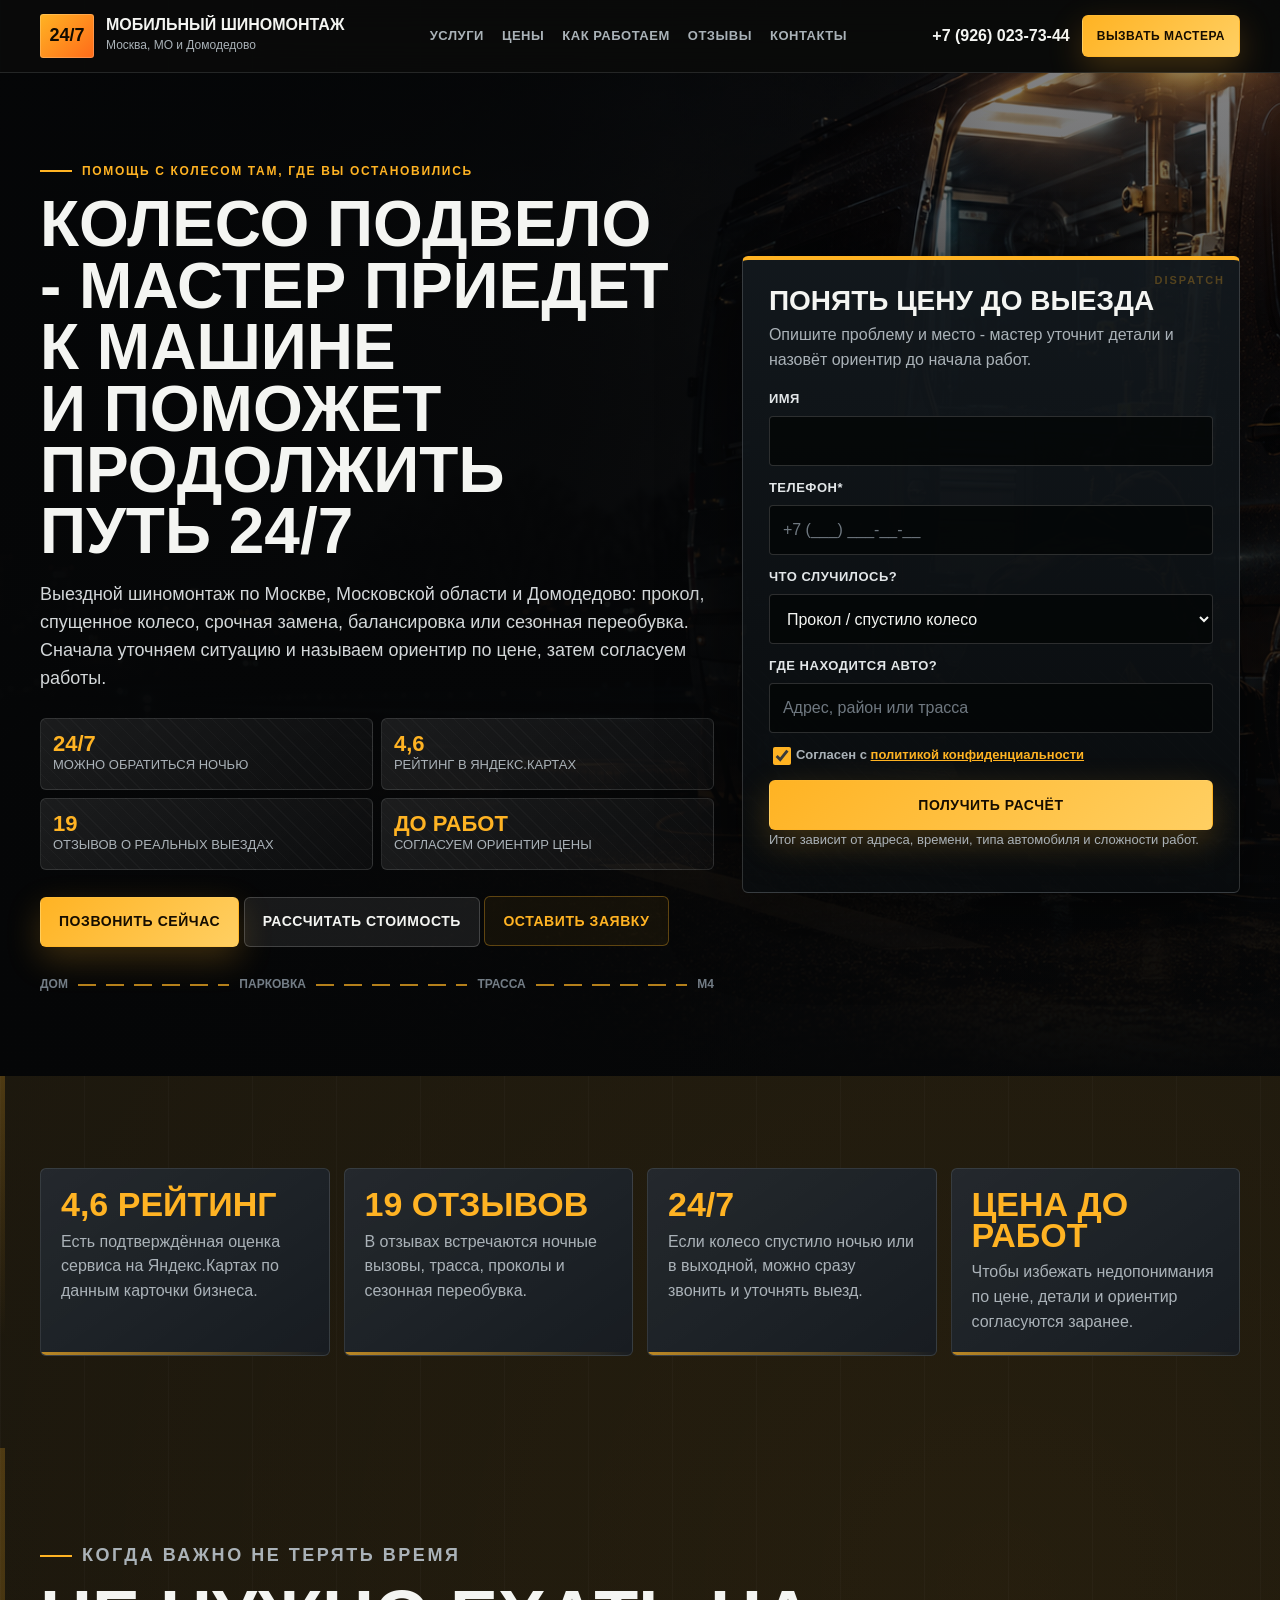
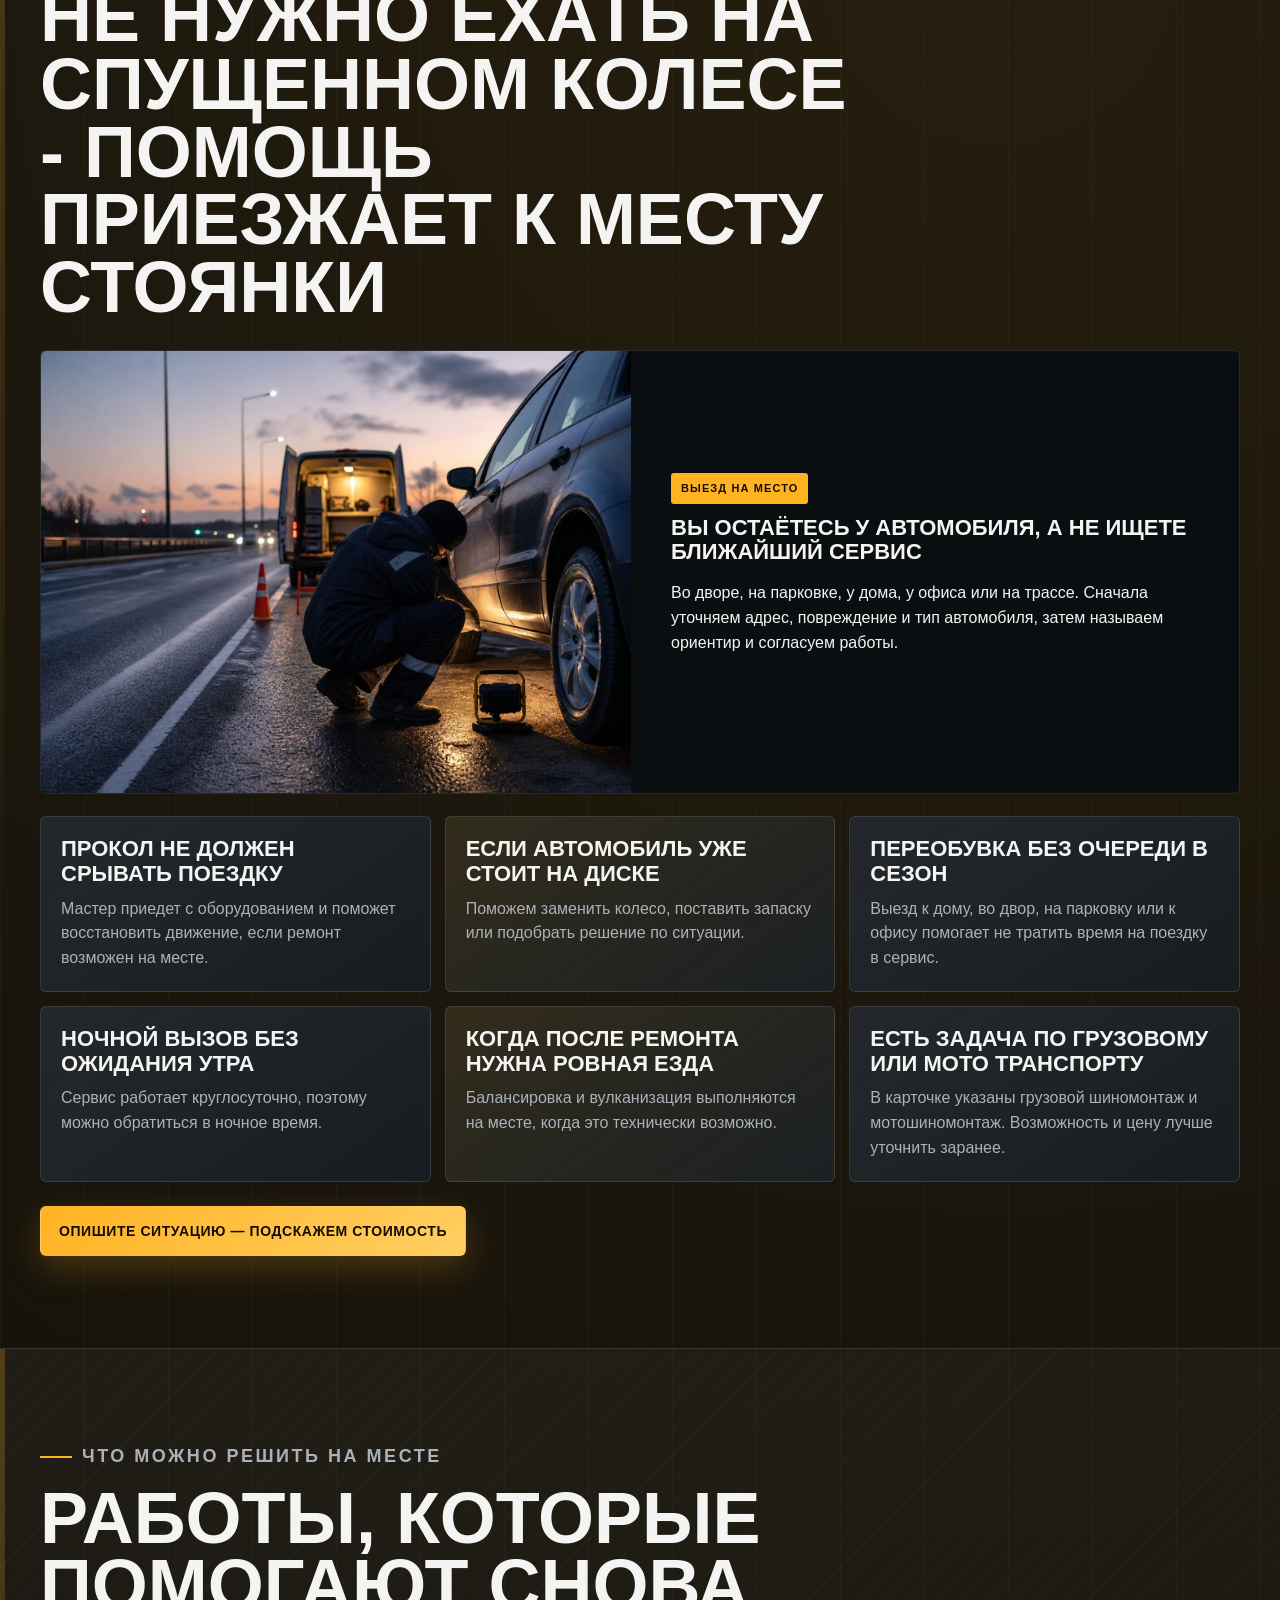
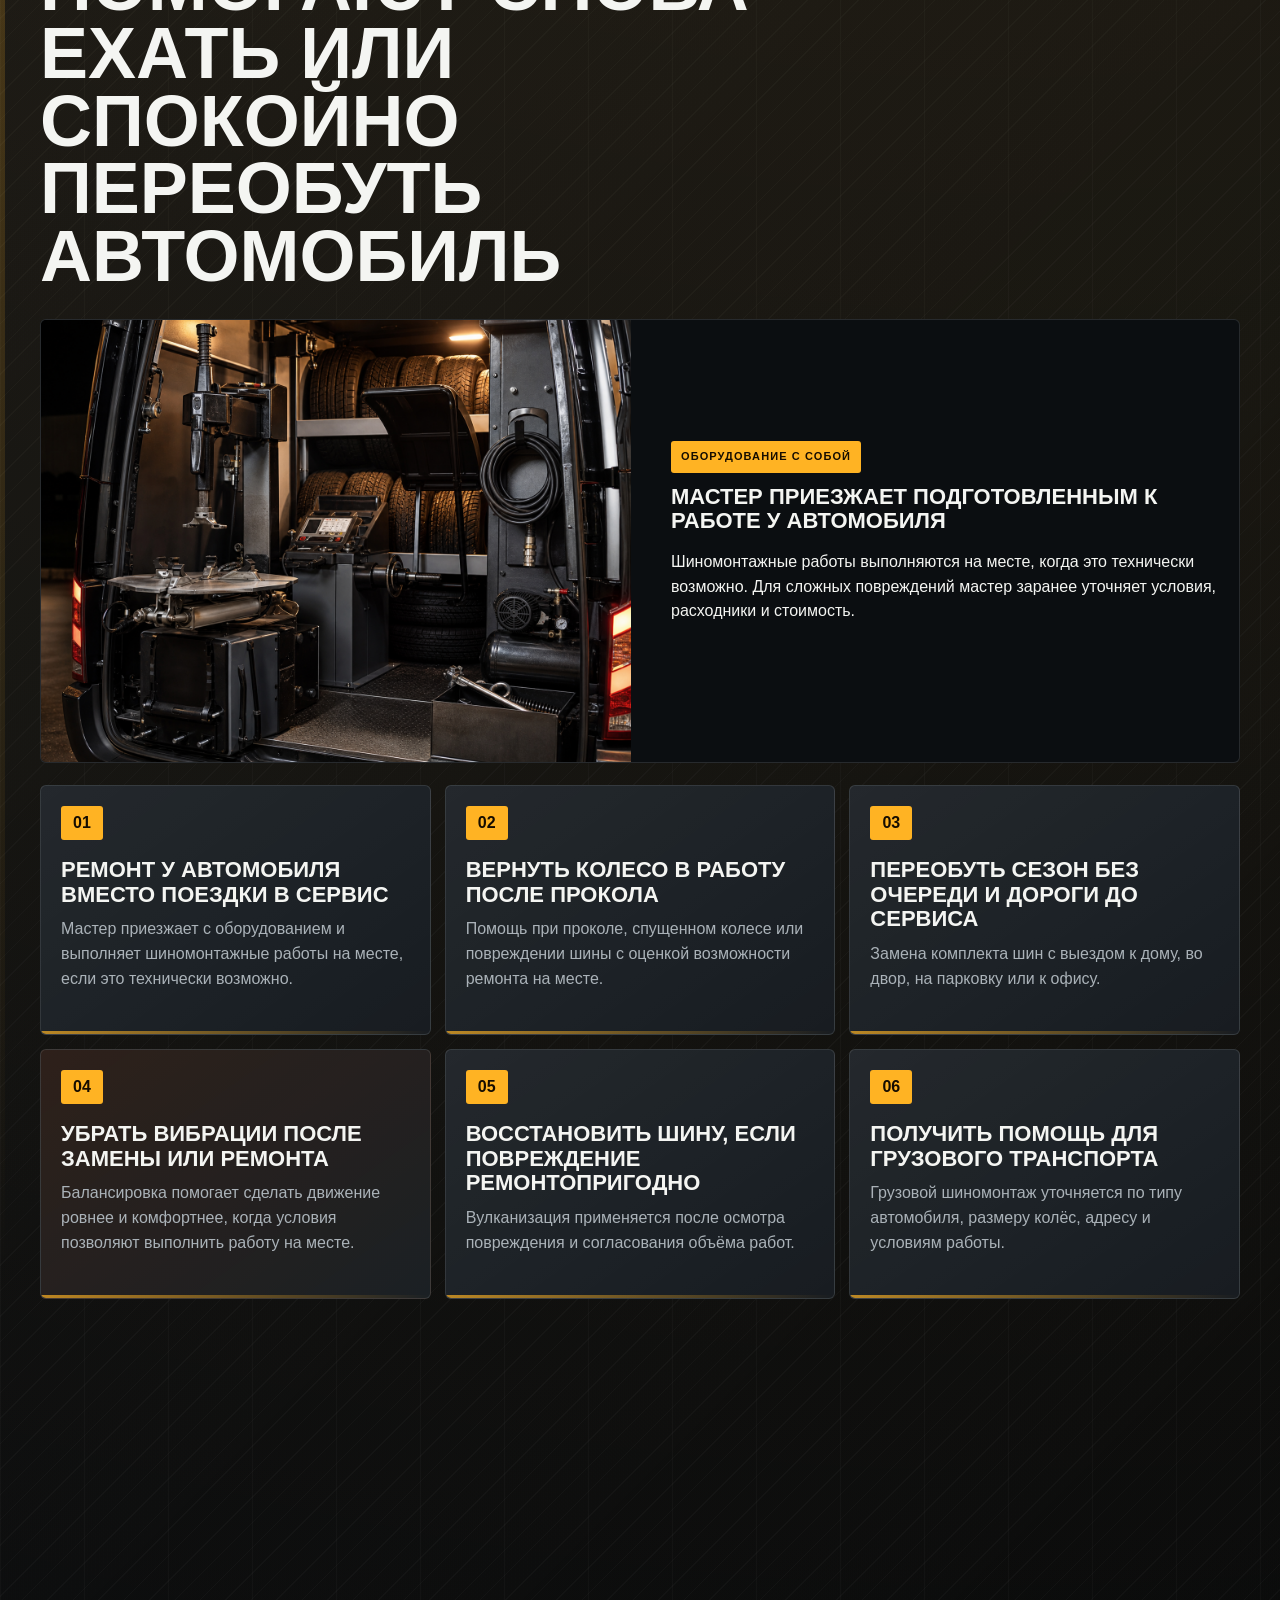
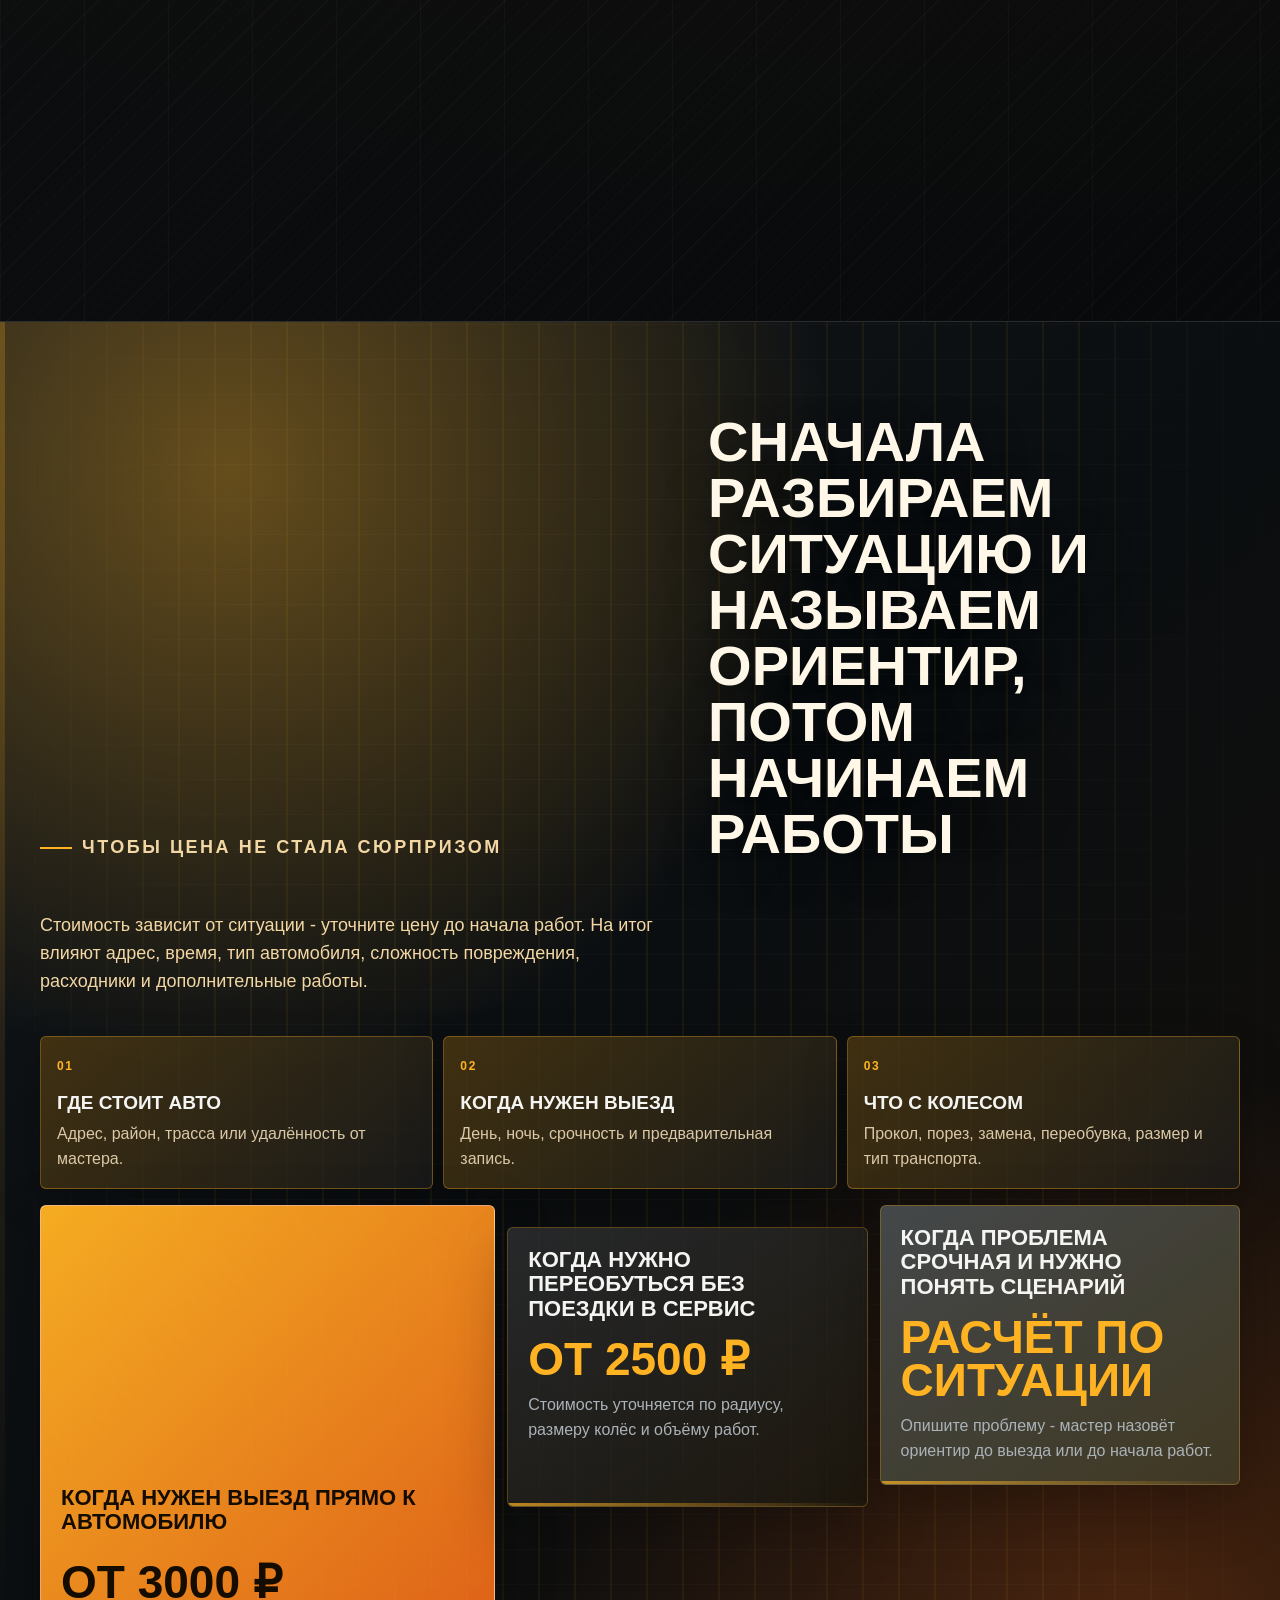
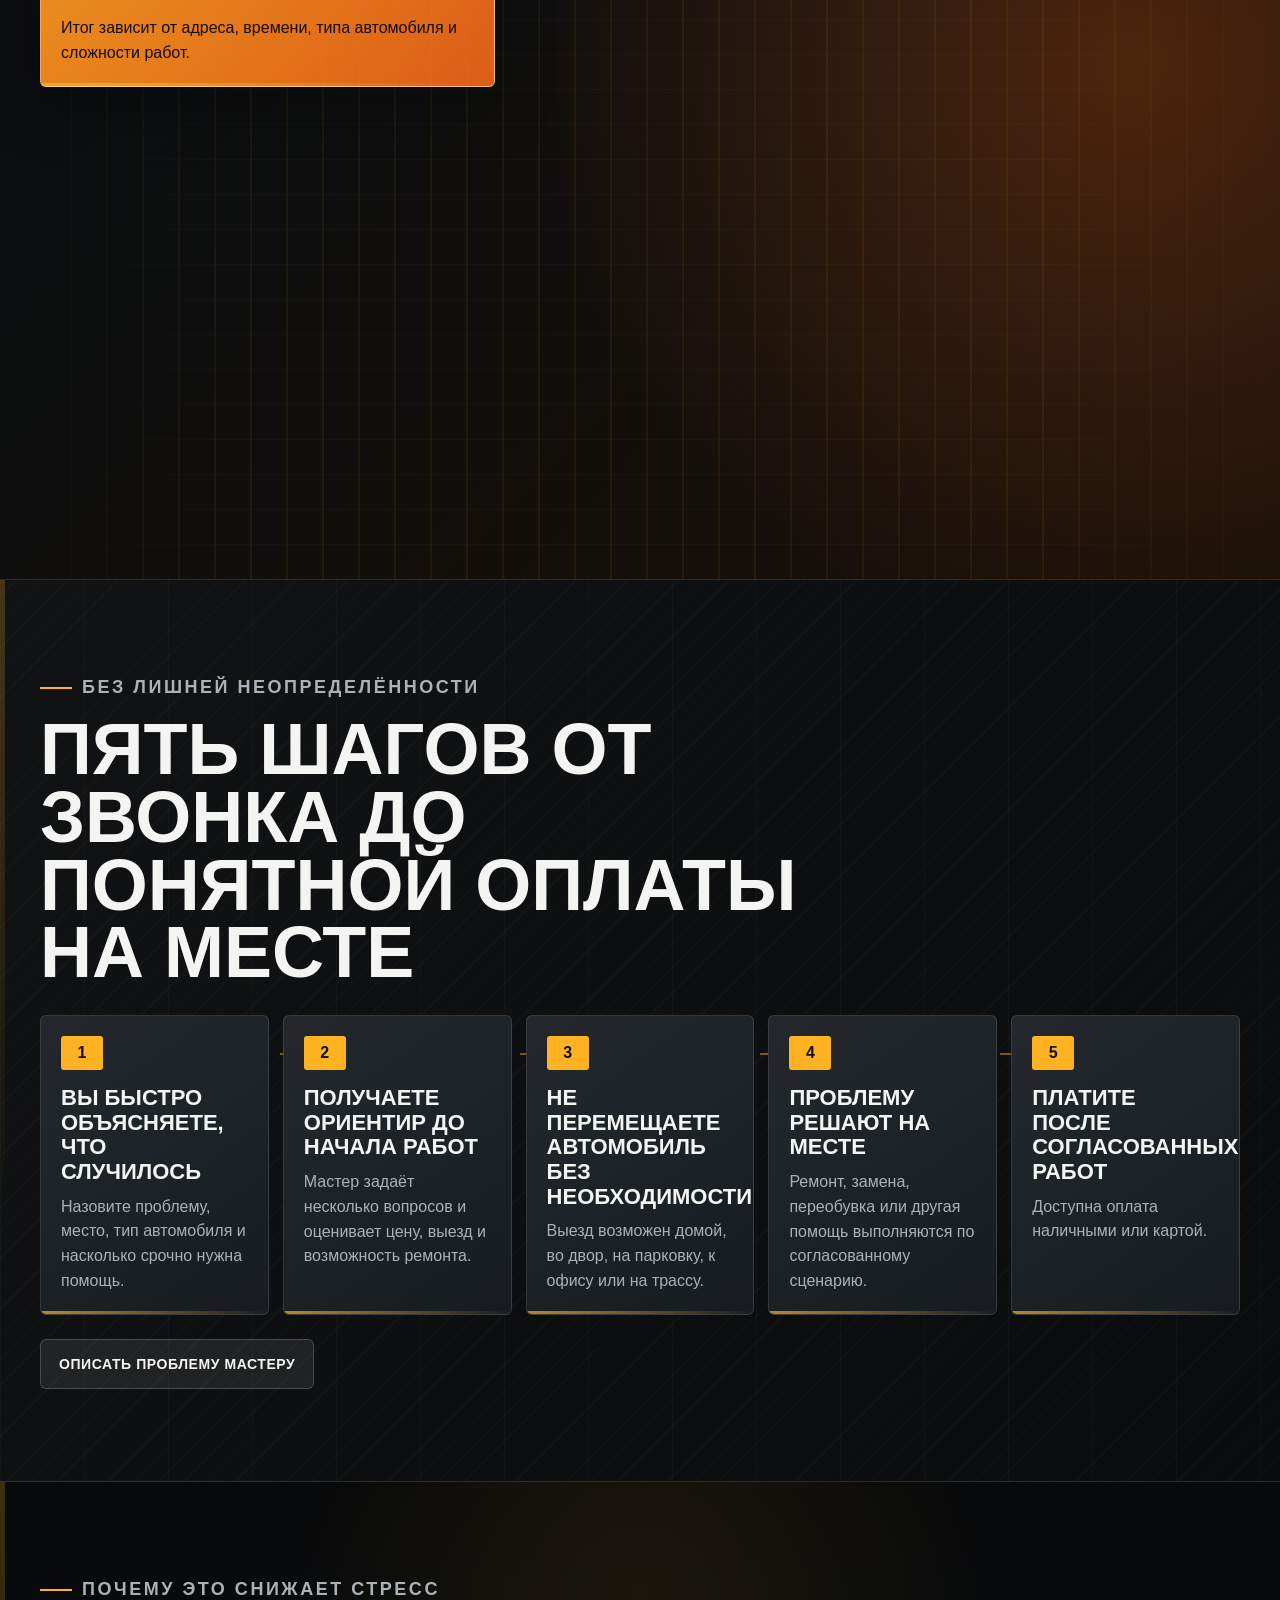
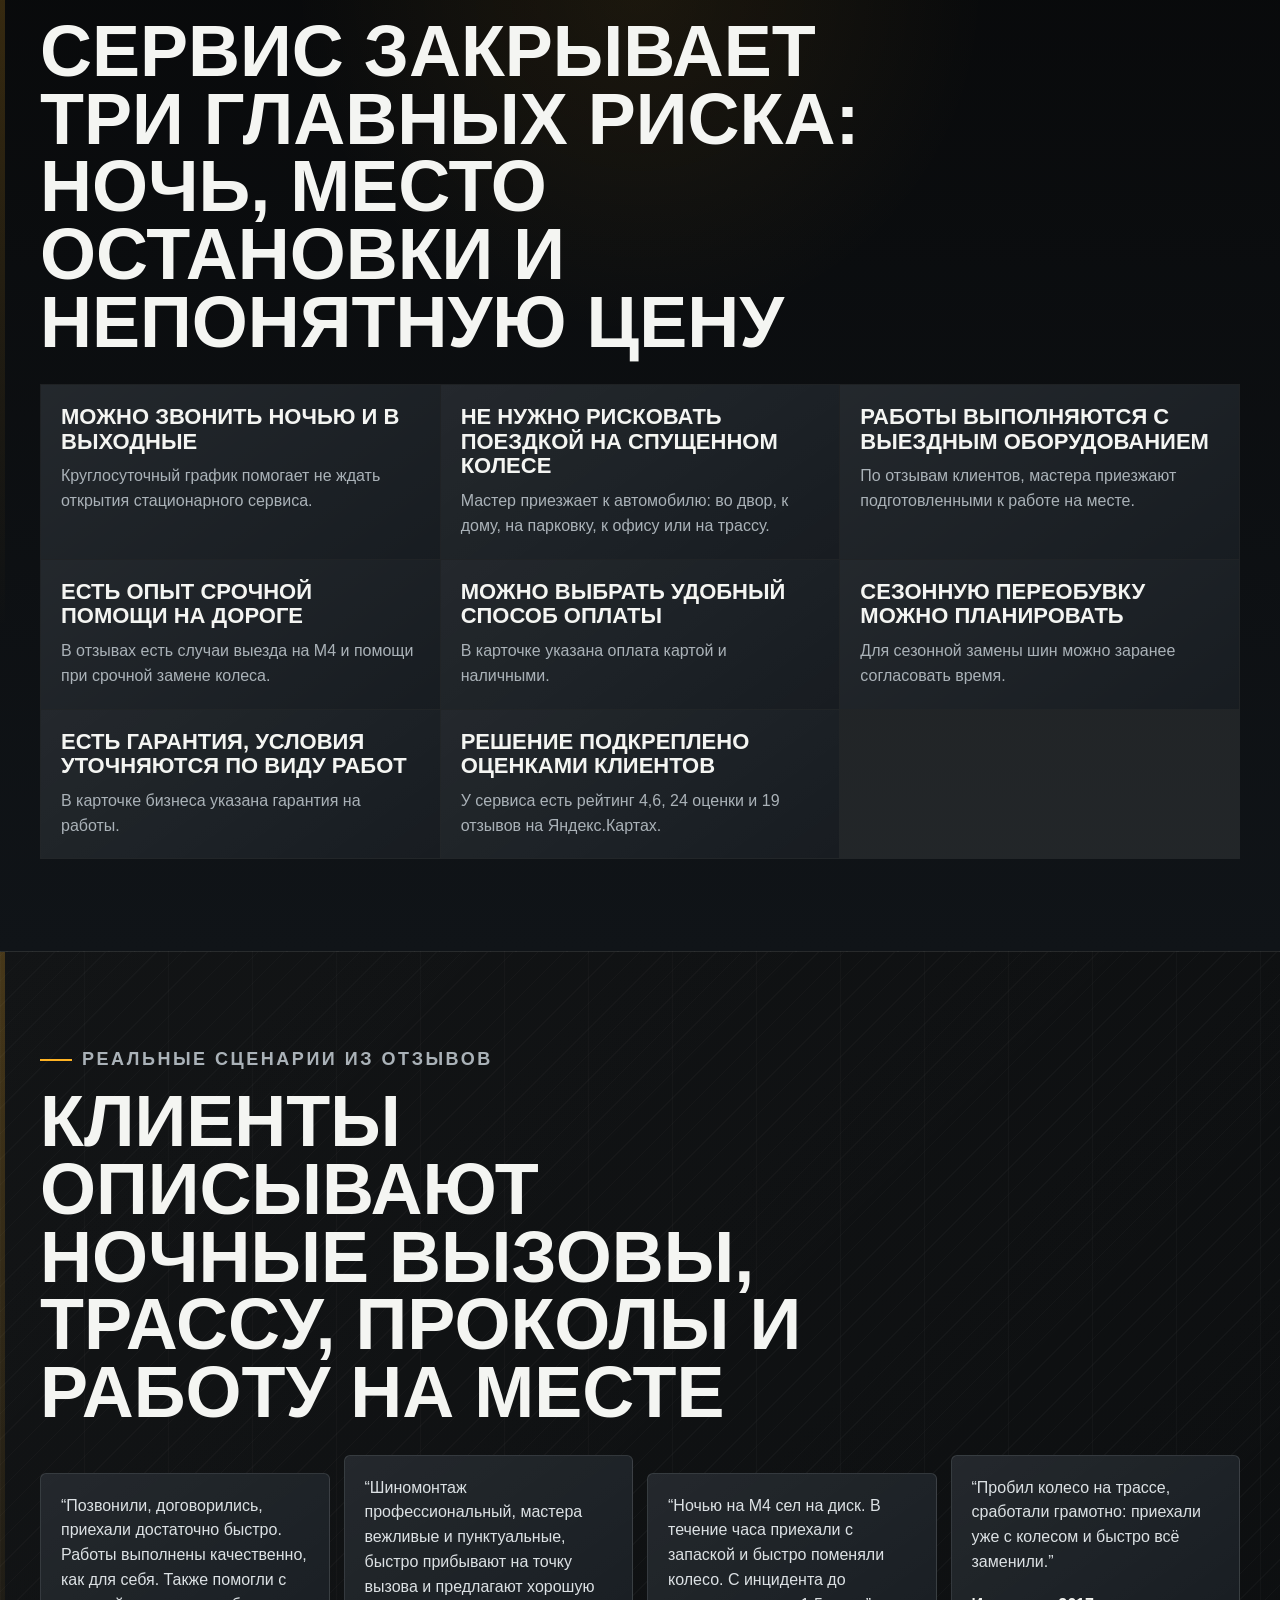
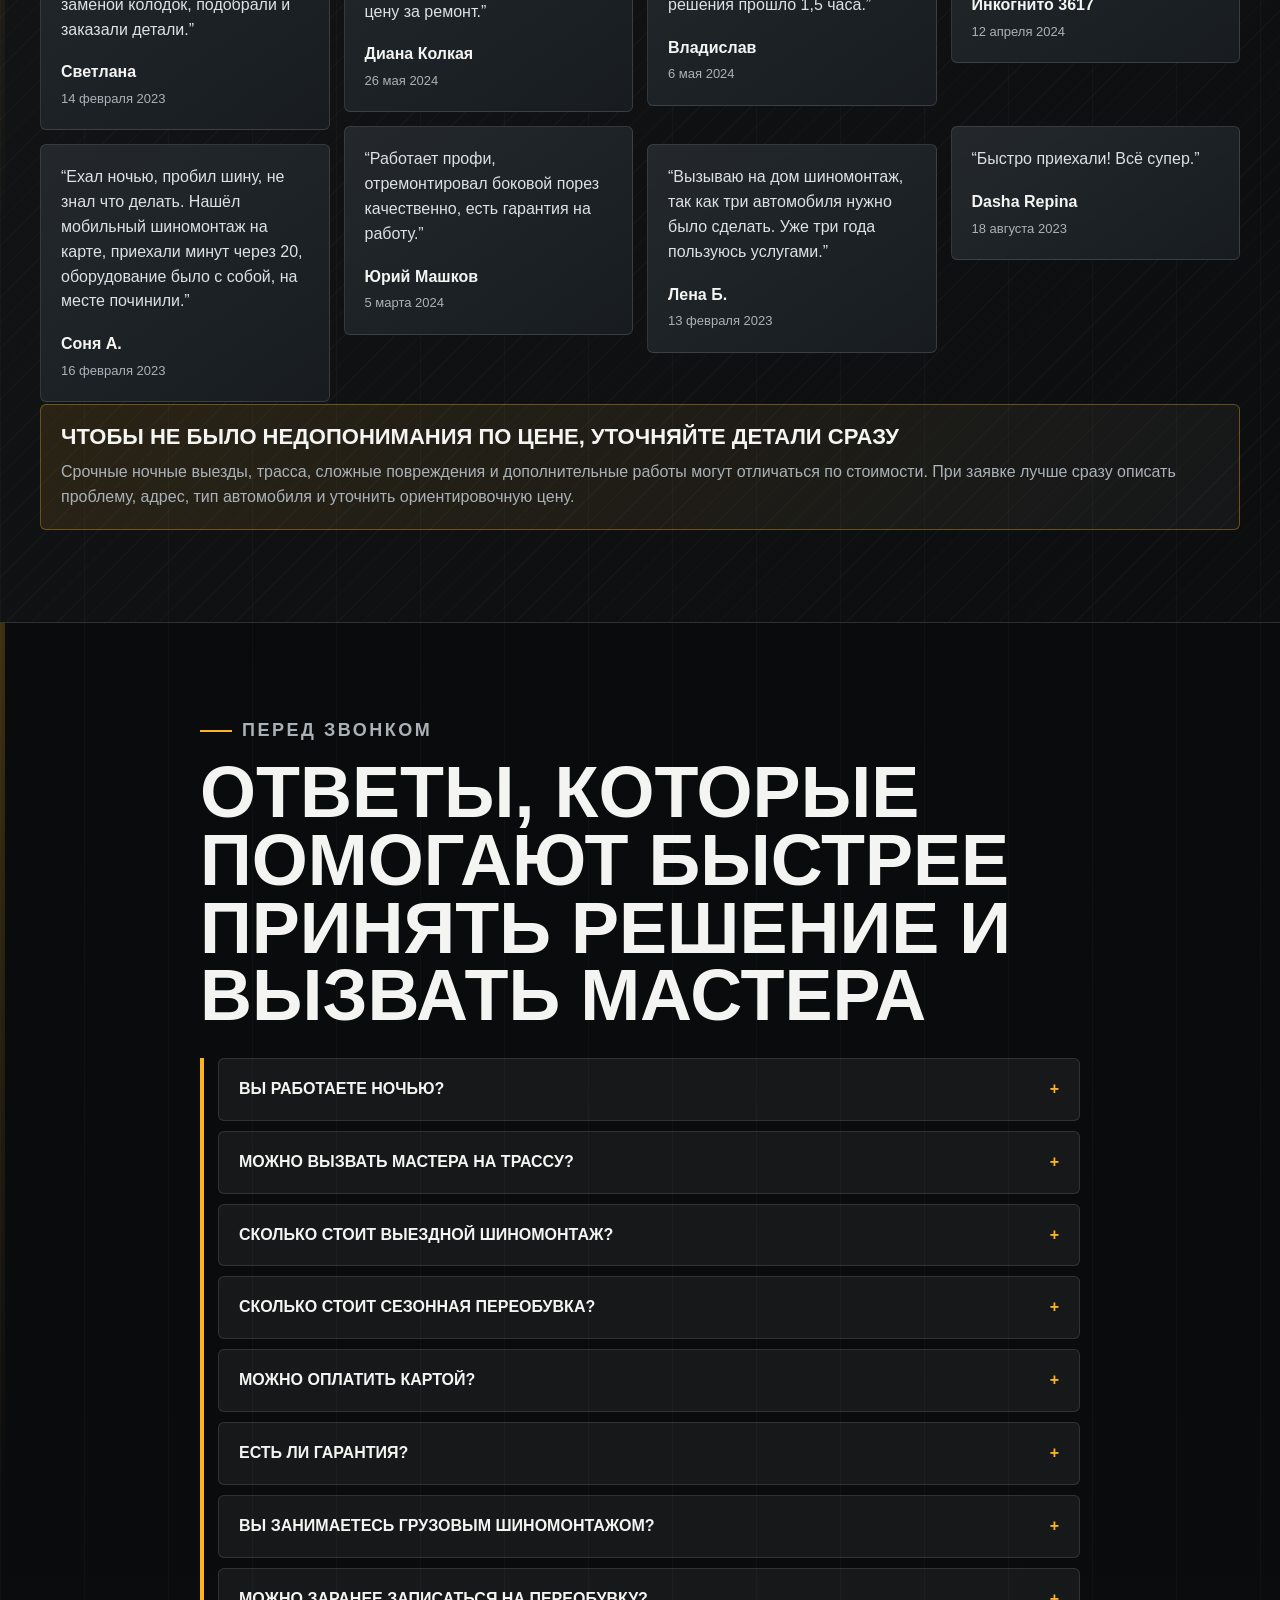
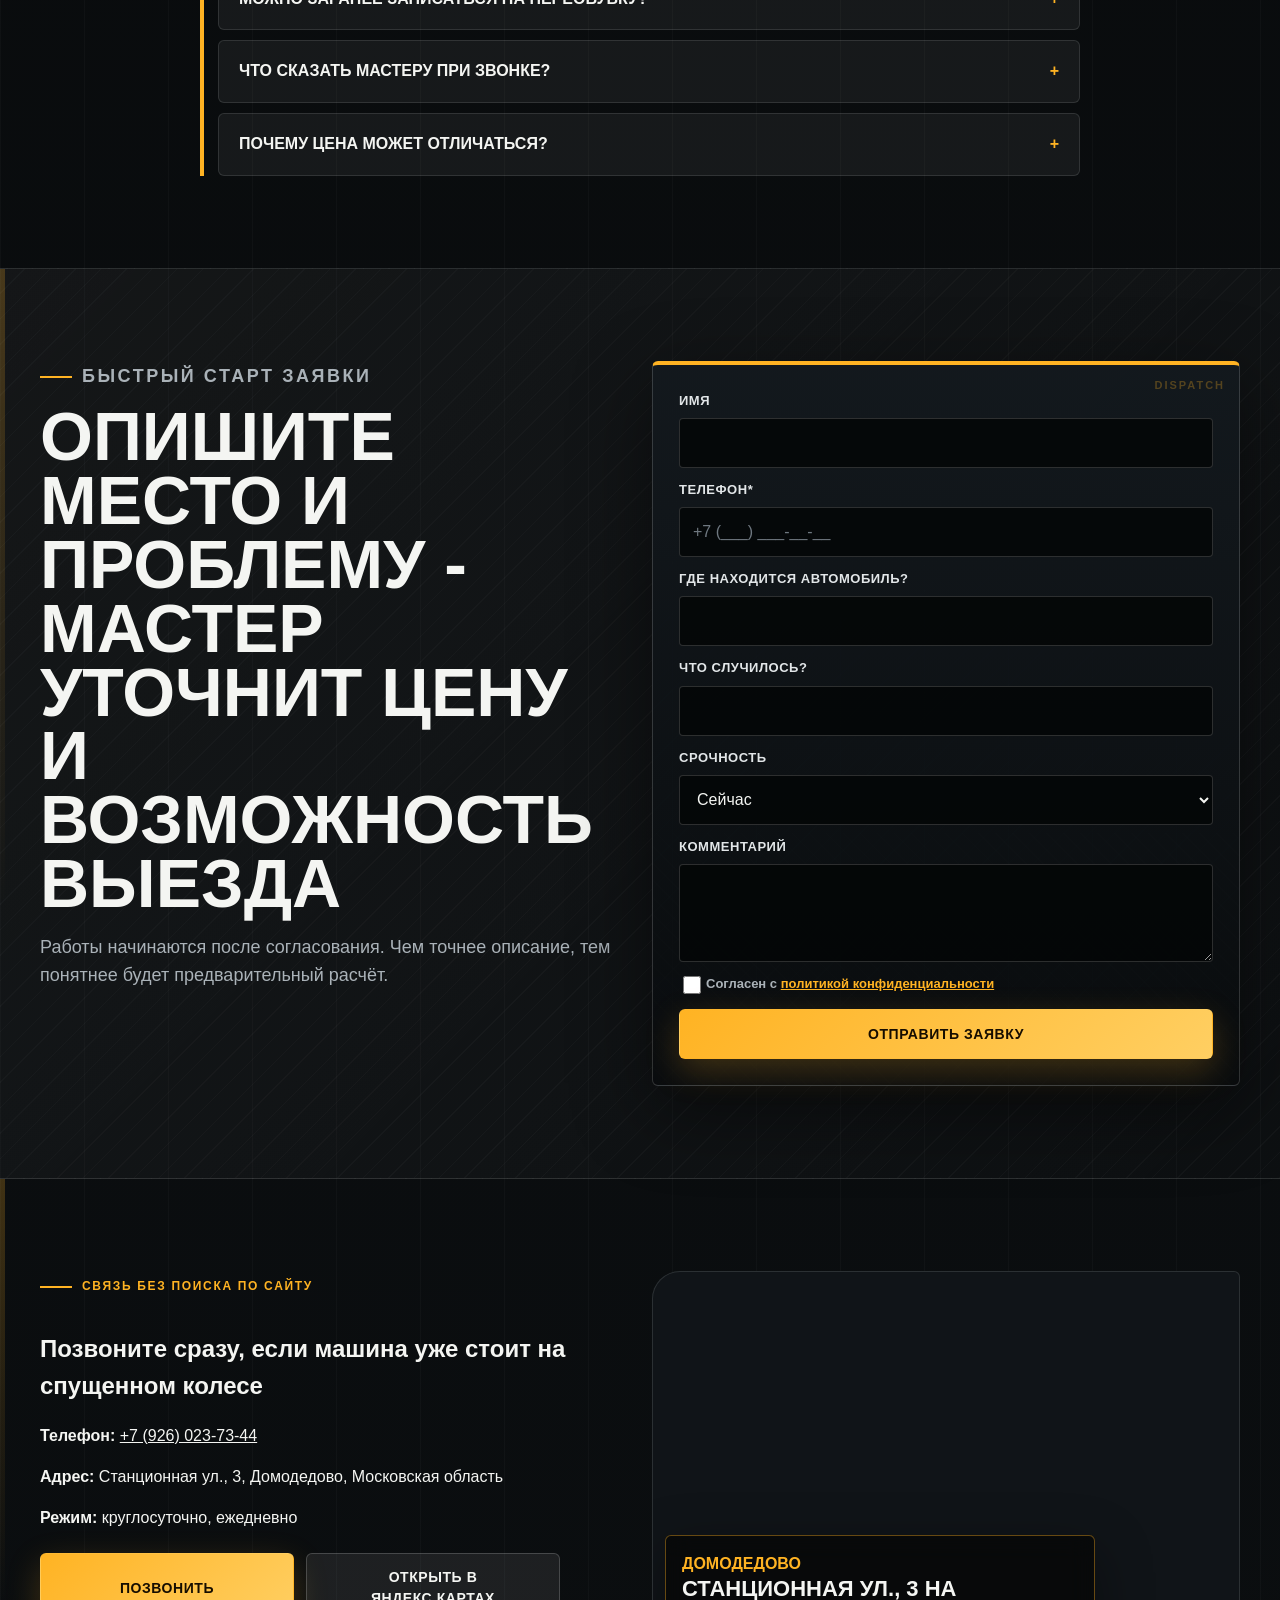
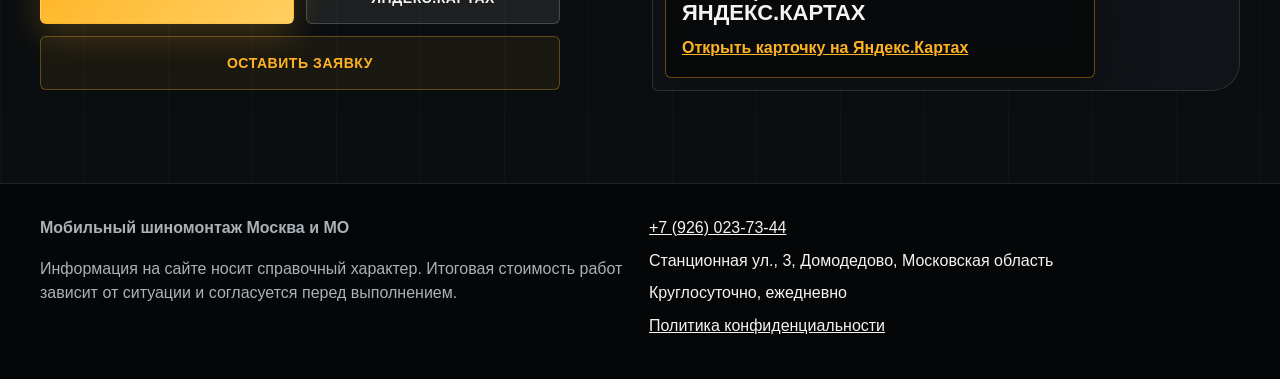
<file: docs/index.html>
﻿<!doctype html>
<html lang="ru">
<head>
    <meta charset="utf-8">
    <meta name="viewport" content="width=device-width, initial-scale=1">
    <title>Мобильный шиномонтаж 24/7 в Москве, МО и Домодедово — выездной шиномонтаж</title>
    <meta name="description" content="Круглосуточный мобильный шиномонтаж с выездом по Москве, Московской области и Домодедово. Ремонт проколов, сезонная переобувка, балансировка, вулканизация, оплата картой. Звоните: +7 (926) 023-73-44.">
    <link rel="canonical" href="https://rombensonn.github.io/mobile-shinomontazh-domodedovo/">
    <meta property="og:type" content="website">
    <meta property="og:title" content="Мобильный шиномонтаж 24/7 с выездом">
    <meta property="og:description" content="Москва, МО и Домодедово. Проколы, переобувка, балансировка, вулканизация. Стоимость согласуем до начала работ.">
    <meta property="og:url" content="https://rombensonn.github.io/mobile-shinomontazh-domodedovo/">
    <meta property="og:locale" content="ru_RU">
    <link rel="stylesheet" href="assets/css/style.css">
    <script type="application/ld+json">
    {
      "@context": "https://schema.org",
      "@type": ["LocalBusiness", "AutoRepair", "TireShop"],
      "name": "Мобильный шиномонтаж Москва и МО",
      "telephone": "+7 (926) 023-73-44",
      "url": "https://rombensonn.github.io/mobile-shinomontazh-domodedovo/",
      "sameAs": "https://yandex.ru/maps/-/CPHvqZmq",
      "address": {
        "@type": "PostalAddress",
        "streetAddress": "Станционная ул., 3",
        "addressLocality": "Домодедово",
        "addressRegion": "Московская область",
        "addressCountry": "RU"
      },
      "openingHours": "Mo-Su 00:00-23:59",
      "areaServed": ["Москва", "Московская область", "Домодедово"],
      "aggregateRating": {
        "@type": "AggregateRating",
        "ratingValue": "4.6",
        "reviewCount": "19"
      },
      "priceRange": "от 2500 ₽"
    }
    </script>
</head>
<body>
<header class="site-header">
    <div class="container header-inner">
        <a class="brand" href="#top" aria-label="На главную">
            <span class="brand-mark">24/7</span>
            <span><strong>Мобильный шиномонтаж</strong><small>Москва, МО и Домодедово</small></span>
        </a>
        <button class="menu-toggle" type="button" aria-label="Открыть меню" aria-expanded="false"><span></span><span></span><span></span></button>
        <nav class="main-nav" aria-label="Основная навигация">
            <a href="#services">Услуги</a><a href="#prices">Цены</a><a href="#process">Как работаем</a><a href="#reviews">Отзывы</a><a href="#contacts">Контакты</a>
        </nav>
        <div class="header-actions">
            <a class="phone-link" href="tel:+79260237344">+7 (926) 023-73-44</a>
            <button class="btn btn-primary btn-small" type="button" data-modal-open data-source="Кнопка в шапке">Вызвать мастера</button>
        </div>
    </div>
</header>

<main id="top">
    <section class="hero industrial-hero">
        <div class="hero-media" aria-hidden="true">
            <img src="assets/img/hero-roadside.png" alt="">
        </div>
        <div class="container hero-grid">
            <div class="hero-copy reveal">
                <p class="eyebrow">Помощь с колесом там, где вы остановились</p>
                <h1>Колесо подвело - мастер приедет к машине и поможет продолжить путь 24/7</h1>
                <p class="hero-text">Выездной шиномонтаж по Москве, Московской области и Домодедово: прокол, спущенное колесо, срочная замена, балансировка или сезонная переобувка. Сначала уточняем ситуацию и называем ориентир по цене, затем согласуем работы.</p>
                <div class="dispatch-panel" aria-label="Преимущества">
                    <span><b>24/7</b> можно обратиться ночью</span>
                    <span><b>4,6</b> рейтинг в Яндекс.Картах</span>
                    <span><b>19</b> отзывов о реальных выездах</span>
                    <span><b>до работ</b> согласуем ориентир цены</span>
                </div>
                <div class="hero-actions">
                    <a class="btn btn-primary" href="tel:+79260237344">Позвонить сейчас</a>
                    <a class="btn btn-secondary" href="#prices">Рассчитать стоимость</a>
                    <button class="btn btn-ghost" type="button" data-modal-open data-source="Hero CTA">Оставить заявку</button>
                </div>
                <div class="route-line" aria-hidden="true">
                    <span>Дом</span><i></i><span>Парковка</span><i></i><span>Трасса</span><i></i><span>М4</span>
                </div>
            </div>
            <form class="lead-card reveal" action="thank-you.html" method="get" data-form>
                <h2>Понять цену до выезда</h2>
                <p>Опишите проблему и место - мастер уточнит детали и назовёт ориентир до начала работ.</p>
                <input type="hidden" name="csrf_token" value="832fb17e953e699f18d764d068d268fb78dfc8149786275e518ca6050b11358e">
                <input type="hidden" name="source_form" value="Форма на первом экране">
                <input type="hidden" name="page_url" value="">
                <label>Имя<input name="name" autocomplete="name" maxlength="80"></label>
                <label>Телефон*<input name="phone" type="tel" autocomplete="tel" required placeholder="+7 (___) ___-__-__"></label>
                <label>Что случилось?
                    <select name="problem">
                        <option>Прокол / спустило колесо</option><option>Нужно поменять колесо</option><option>Сезонная переобувка</option><option>Балансировка</option><option>Грузовой шиномонтаж</option><option>Мотошиномонтаж</option><option>Нужна консультация</option>
                    </select>
                </label>
                <label>Где находится авто?<input name="location" maxlength="180" placeholder="Адрес, район или трасса"></label>
                <input class="hp-field" name="website" tabindex="-1" autocomplete="off">
                <label class="check"><input type="checkbox" name="privacy" required checked><span>Согласен с <a href="privacy.html">политикой конфиденциальности</a></span></label>
                <button class="btn btn-primary btn-full" type="submit">Получить расчёт</button>
                <p class="form-note">Итог зависит от адреса, времени, типа автомобиля и сложности работ.</p>
            </form>
        </div>
    </section>

    <section class="trust section service-console">
        <div class="container trust-grid">
            <article class="metric-card reveal"><strong>4,6 рейтинг</strong><p>Есть подтверждённая оценка сервиса на Яндекс.Картах по данным карточки бизнеса.</p></article>
            <article class="metric-card reveal"><strong>19 отзывов</strong><p>В отзывах встречаются ночные вызовы, трасса, проколы и сезонная переобувка.</p></article>
            <article class="metric-card reveal"><strong>24/7</strong><p>Если колесо спустило ночью или в выходной, можно сразу звонить и уточнять выезд.</p></article>
            <article class="metric-card reveal"><strong>Цена до работ</strong><p>Чтобы избежать недопонимания по цене, детали и ориентир согласуются заранее.</p></article>
        </div>
    </section>

    <section class="section situations-block" id="situations">
        <div class="container">
            <div class="section-head reveal"><p class="eyebrow">Когда важно не терять время</p><h2>Не нужно ехать на спущенном колесе - помощь приезжает к месту стоянки</h2></div>
            <div class="split-media reveal">
                <img src="assets/img/road-assist.png" alt="Мобильная помощь с колесом на дороге">
                <div>
                    <span class="plate">Выезд на место</span>
                    <h3>Вы остаётесь у автомобиля, а не ищете ближайший сервис</h3>
                    <p>Во дворе, на парковке, у дома, у офиса или на трассе. Сначала уточняем адрес, повреждение и тип автомобиля, затем называем ориентир и согласуем работы.</p>
                </div>
            </div>
            <div class="card-grid">
                <article class="info-card reveal"><h3>Прокол не должен срывать поездку</h3><p>Мастер приедет с оборудованием и поможет восстановить движение, если ремонт возможен на месте.</p></article>
                <article class="info-card reveal"><h3>Если автомобиль уже стоит на диске</h3><p>Поможем заменить колесо, поставить запаску или подобрать решение по ситуации.</p></article>
                <article class="info-card reveal"><h3>Переобувка без очереди в сезон</h3><p>Выезд к дому, во двор, на парковку или к офису помогает не тратить время на поездку в сервис.</p></article>
                <article class="info-card reveal"><h3>Ночной вызов без ожидания утра</h3><p>Сервис работает круглосуточно, поэтому можно обратиться в ночное время.</p></article>
                <article class="info-card reveal"><h3>Когда после ремонта нужна ровная езда</h3><p>Балансировка и вулканизация выполняются на месте, когда это технически возможно.</p></article>
                <article class="info-card reveal"><h3>Есть задача по грузовому или мото транспорту</h3><p>В карточке указаны грузовой шиномонтаж и мотошиномонтаж. Возможность и цену лучше уточнить заранее.</p></article>
            </div>
            <div class="center-cta reveal"><button class="btn btn-primary" data-modal-open data-source="CTA после ситуаций">Опишите ситуацию — подскажем стоимость</button></div>
        </div>
    </section>

    <section class="section section-soft services-workshop" id="services">
        <div class="container">
            <div class="section-head reveal"><p class="eyebrow">Что можно решить на месте</p><h2>Работы, которые помогают снова ехать или спокойно переобуть автомобиль</h2></div>
            <div class="equipment-band reveal">
                <img src="assets/img/equipment-van.png" alt="Оборудование мобильного шиномонтажа в сервисном автомобиле">
                <div>
                    <span class="plate">Оборудование с собой</span>
                    <h3>Мастер приезжает подготовленным к работе у автомобиля</h3>
                    <p>Шиномонтажные работы выполняются на месте, когда это технически возможно. Для сложных повреждений мастер заранее уточняет условия, расходники и стоимость.</p>
                </div>
            </div>
            <div class="service-grid">
                                    <article class="service-card reveal"><span>01</span><h3>Ремонт у автомобиля вместо поездки в сервис</h3><p>Мастер приезжает с оборудованием и выполняет шиномонтажные работы на месте, если это технически возможно.</p></article>
                                    <article class="service-card reveal"><span>02</span><h3>Вернуть колесо в работу после прокола</h3><p>Помощь при проколе, спущенном колесе или повреждении шины с оценкой возможности ремонта на месте.</p></article>
                                    <article class="service-card reveal"><span>03</span><h3>Переобуть сезон без очереди и дороги до сервиса</h3><p>Замена комплекта шин с выездом к дому, во двор, на парковку или к офису.</p></article>
                                    <article class="service-card reveal"><span>04</span><h3>Убрать вибрации после замены или ремонта</h3><p>Балансировка помогает сделать движение ровнее и комфортнее, когда условия позволяют выполнить работу на месте.</p></article>
                                    <article class="service-card reveal"><span>05</span><h3>Восстановить шину, если повреждение ремонтопригодно</h3><p>Вулканизация применяется после осмотра повреждения и согласования объёма работ.</p></article>
                                    <article class="service-card reveal"><span>06</span><h3>Получить помощь для грузового транспорта</h3><p>Грузовой шиномонтаж уточняется по типу автомобиля, размеру колёс, адресу и условиям работы.</p></article>
                                    <article class="service-card reveal"><span>07</span><h3>Согласовать работу с мотоколёсами заранее</h3><p>Мотошиномонтаж выполняется по предварительному описанию задачи и подтверждению возможности выезда.</p></article>
                                    <article class="service-card reveal"><span>08</span><h3>Освободить место после сезонной замены</h3><p>Условия хранения шин лучше уточнить при обращении: наличие места и формат зависят от ситуации.</p></article>
                                    <article class="service-card reveal"><span>09</span><h3>Проверить диск после удара или ямы</h3><p>Прокатка помогает восстановить геометрию диска при допустимом повреждении.</p></article>
                                    <article class="service-card reveal"><span>10</span><h3>Привести диски в порядок после эксплуатации</h3><p>Покраска и алмазная проточка относятся к дополнительным работам и согласуются отдельно.</p></article>
                                    <article class="service-card reveal"><span>11</span><h3>Не оставлять старые шины у дома или в багажнике</h3><p>Можно уточнить помощь с утилизацией старых шин при оформлении заявки.</p></article>
                                    <article class="service-card reveal"><span>12</span><h3>Получить дополнительную помощь на дороге</h3><p>Запуск автомобиля доступен как дополнительная услуга, если проблема не только в колесе.</p></article>
                            </div>
        </div>
    </section>

    <section class="section price-command" id="prices">
        <div class="container">
            <div class="section-head reveal"><p class="eyebrow">Чтобы цена не стала сюрпризом</p><h2>Сначала разбираем ситуацию и называем ориентир, потом начинаем работы</h2><p>Стоимость зависит от ситуации - уточните цену до начала работ. На итог влияют адрес, время, тип автомобиля, сложность повреждения, расходники и дополнительные работы.</p></div>
            <div class="price-radar reveal" aria-label="Что влияет на стоимость">
                <div><span>01</span><strong>Где стоит авто</strong><p>Адрес, район, трасса или удалённость от мастера.</p></div>
                <div><span>02</span><strong>Когда нужен выезд</strong><p>День, ночь, срочность и предварительная запись.</p></div>
                <div><span>03</span><strong>Что с колесом</strong><p>Прокол, порез, замена, переобувка, размер и тип транспорта.</p></div>
            </div>
            <div class="price-grid">
                <article class="price-card reveal"><h3>Когда нужен выезд прямо к автомобилю</h3><strong>от 3000 ₽</strong><p>Итог зависит от адреса, времени, типа автомобиля и сложности работ.</p></article>
                <article class="price-card reveal"><h3>Когда нужно переобуться без поездки в сервис</h3><strong>от 2500 ₽</strong><p>Стоимость уточняется по радиусу, размеру колёс и объёму работ.</p></article>
                <article class="price-card reveal"><h3>Когда проблема срочная и нужно понять сценарий</h3><strong>расчёт по ситуации</strong><p>Опишите проблему - мастер назовёт ориентир до выезда или до начала работ.</p></article>
                <article class="price-card reveal"><h3>Когда транспорт грузовой или мото</h3><strong>по согласованию</strong><p>Цена зависит от типа транспорта, размера колёс и условий работы.</p></article>
            </div>
            <div class="price-explain reveal">
                <div><h3>Что сказать, чтобы расчёт был понятнее</h3><ul><li>Сообщите адрес или точку на карте</li><li>Опишите проблему: прокол, порез, замена, переобувка</li><li>Уточните тип автомобиля и размер колёс</li><li>Мастер назовёт ориентировочную стоимость</li><li>Работы начинаются после согласования</li></ul></div>
                <div><p>Чтобы стоимость была понятной заранее, мы уточняем детали до начала работ. Срочный ночной выезд, трасса, сложные повреждения, расходники и дополнительные работы могут влиять на итог.</p><p>Чтобы избежать недопонимания по цене, опишите проблему максимально точно.</p><a class="btn btn-primary" href="tel:+79260237344">Рассчитать стоимость по телефону</a></div>
            </div>
        </div>
    </section>

    <section class="section section-soft process-road" id="process">
        <div class="container">
            <div class="section-head reveal"><p class="eyebrow">Без лишней неопределённости</p><h2>Пять шагов от звонка до понятной оплаты на месте</h2></div>
            <div class="steps">
                <article class="step reveal"><span>1</span><h3>Вы быстро объясняете, что случилось</h3><p>Назовите проблему, место, тип автомобиля и насколько срочно нужна помощь.</p></article>
                <article class="step reveal"><span>2</span><h3>Получаете ориентир до начала работ</h3><p>Мастер задаёт несколько вопросов и оценивает цену, выезд и возможность ремонта.</p></article>
                <article class="step reveal"><span>3</span><h3>Не перемещаете автомобиль без необходимости</h3><p>Выезд возможен домой, во двор, на парковку, к офису или на трассу.</p></article>
                <article class="step reveal"><span>4</span><h3>Проблему решают на месте</h3><p>Ремонт, замена, переобувка или другая помощь выполняются по согласованному сценарию.</p></article>
                <article class="step reveal"><span>5</span><h3>Платите после согласованных работ</h3><p>Доступна оплата наличными или картой.</p></article>
            </div>
            <div class="center-cta reveal"><button class="btn btn-secondary" data-modal-open data-source="CTA процесс">Описать проблему мастеру</button></div>
        </div>
    </section>

    <section class="section benefits-radar">
        <div class="container">
            <div class="section-head reveal"><p class="eyebrow">Почему это снижает стресс</p><h2>Сервис закрывает три главных риска: ночь, место остановки и непонятную цену</h2></div>
            <div class="card-grid">
                <article class="info-card reveal"><h3>Можно звонить ночью и в выходные</h3><p>Круглосуточный график помогает не ждать открытия стационарного сервиса.</p></article>
                <article class="info-card reveal"><h3>Не нужно рисковать поездкой на спущенном колесе</h3><p>Мастер приезжает к автомобилю: во двор, к дому, на парковку, к офису или на трассу.</p></article>
                <article class="info-card reveal"><h3>Работы выполняются с выездным оборудованием</h3><p>По отзывам клиентов, мастера приезжают подготовленными к работе на месте.</p></article>
                <article class="info-card reveal"><h3>Есть опыт срочной помощи на дороге</h3><p>В отзывах есть случаи выезда на М4 и помощи при срочной замене колеса.</p></article>
                <article class="info-card reveal"><h3>Можно выбрать удобный способ оплаты</h3><p>В карточке указана оплата картой и наличными.</p></article>
                <article class="info-card reveal"><h3>Сезонную переобувку можно планировать</h3><p>Для сезонной замены шин можно заранее согласовать время.</p></article>
                <article class="info-card reveal"><h3>Есть гарантия, условия уточняются по виду работ</h3><p>В карточке бизнеса указана гарантия на работы.</p></article>
                <article class="info-card reveal"><h3>Решение подкреплено оценками клиентов</h3><p>У сервиса есть рейтинг 4,6, 24 оценки и 19 отзывов на Яндекс.Картах.</p></article>
            </div>
        </div>
    </section>

    <section class="section section-soft review-wall" id="reviews">
        <div class="container">
            <div class="section-head reveal"><p class="eyebrow">Реальные сценарии из отзывов</p><h2>Клиенты описывают ночные вызовы, трассу, проколы и работу на месте</h2></div>
            <div class="review-grid">
                                    <article class="review-card reveal"><p>“Позвонили, договорились, приехали достаточно быстро. Работы выполнены качественно, как для себя. Также помогли с заменой колодок, подобрали и заказали детали.”</p><strong>Светлана</strong><span>14 февраля 2023</span></article>
                                    <article class="review-card reveal"><p>“Шиномонтаж профессиональный, мастера вежливые и пунктуальные, быстро прибывают на точку вызова и предлагают хорошую цену за ремонт.”</p><strong>Диана Колкая</strong><span>26 мая 2024</span></article>
                                    <article class="review-card reveal"><p>“Ночью на М4 сел на диск. В течение часа приехали с запаской и быстро поменяли колесо. С инцидента до решения прошло 1,5 часа.”</p><strong>Владислав</strong><span>6 мая 2024</span></article>
                                    <article class="review-card reveal"><p>“Пробил колесо на трассе, сработали грамотно: приехали уже с колесом и быстро всё заменили.”</p><strong>Инкогнито 3617</strong><span>12 апреля 2024</span></article>
                                    <article class="review-card reveal"><p>“Ехал ночью, пробил шину, не знал что делать. Нашёл мобильный шиномонтаж на карте, приехали минут через 20, оборудование было с собой, на месте починили.”</p><strong>Соня А.</strong><span>16 февраля 2023</span></article>
                                    <article class="review-card reveal"><p>“Работает профи, отремонтировал боковой порез качественно, есть гарантия на работу.”</p><strong>Юрий Машков</strong><span>5 марта 2024</span></article>
                                    <article class="review-card reveal"><p>“Вызываю на дом шиномонтаж, так как три автомобиля нужно было сделать. Уже три года пользуюсь услугами.”</p><strong>Лена Б.</strong><span>13 февраля 2023</span></article>
                                    <article class="review-card reveal"><p>“Быстро приехали! Всё супер.”</p><strong>Dasha Repina</strong><span>18 августа 2023</span></article>
                            </div>
            <div class="notice reveal"><h3>Чтобы не было недопонимания по цене, уточняйте детали сразу</h3><p>Срочные ночные выезды, трасса, сложные повреждения и дополнительные работы могут отличаться по стоимости. При заявке лучше сразу описать проблему, адрес, тип автомобиля и уточнить ориентировочную цену.</p></div>
        </div>
    </section>

    <section class="section faq-dock" id="faq">
        <div class="container narrow">
            <div class="section-head reveal"><p class="eyebrow">Перед звонком</p><h2>Ответы, которые помогают быстрее принять решение и вызвать мастера</h2></div>
            <div class="faq-list">
                                    <details class="faq-item reveal"><summary>Вы работаете ночью?</summary><p>Да, сервис работает круглосуточно каждый день.</p></details>
                                    <details class="faq-item reveal"><summary>Можно вызвать мастера на трассу?</summary><p>Да, выезд возможен на трассу, во двор, к дому, офису или на парковку. Точный выезд зависит от адреса и ситуации.</p></details>
                                    <details class="faq-item reveal"><summary>Сколько стоит выездной шиномонтаж?</summary><p>В карточке указана услуга мобильного шиномонтажа 24/7 от 3000 ₽. Итоговая стоимость зависит от расстояния, времени, типа автомобиля и сложности работ. Лучше уточнить цену до начала работ.</p></details>
                                    <details class="faq-item reveal"><summary>Сколько стоит сезонная переобувка?</summary><p>Сезонная переобувка на выезд указана от 2500 ₽. Итог зависит от размера колёс, адреса и объёма работ.</p></details>
                                    <details class="faq-item reveal"><summary>Можно оплатить картой?</summary><p>Да, в карточке указана оплата картой и наличными.</p></details>
                                    <details class="faq-item reveal"><summary>Есть ли гарантия?</summary><p>В карточке бизнеса указана гарантия. Условия лучше уточнить при оформлении заявки, так как они зависят от вида работ.</p></details>
                                    <details class="faq-item reveal"><summary>Вы занимаетесь грузовым шиномонтажом?</summary><p>Да, в карточке указаны грузовой шиномонтаж и восстановление грузовых шин. Стоимость и возможность выезда уточняются по типу транспорта.</p></details>
                                    <details class="faq-item reveal"><summary>Можно заранее записаться на переобувку?</summary><p>Да, доступна предварительная запись.</p></details>
                                    <details class="faq-item reveal"><summary>Что сказать мастеру при звонке?</summary><p>Назовите адрес, тип автомобиля, проблему с колесом, размер колёс, есть ли запаска и насколько срочно нужна помощь.</p></details>
                                    <details class="faq-item reveal"><summary>Почему цена может отличаться?</summary><p>На стоимость влияют расстояние, время суток, срочность, размер колёс, тип автомобиля, сложность повреждения и расходные материалы. Поэтому лучше заранее получить расчёт.</p></details>
                            </div>
        </div>
    </section>

    <section class="section section-soft request-deck" id="lead-form">
        <div class="container form-section">
            <div class="reveal"><p class="eyebrow">Быстрый старт заявки</p><h2>Опишите место и проблему - мастер уточнит цену и возможность выезда</h2><p>Работы начинаются после согласования. Чем точнее описание, тем понятнее будет предварительный расчёт.</p></div>
            <form class="lead-card reveal" action="thank-you.html" method="get" data-form>
                <input type="hidden" name="csrf_token" value="832fb17e953e699f18d764d068d268fb78dfc8149786275e518ca6050b11358e">
                <input type="hidden" name="source_form" value="Основная форма заявки">
                <input type="hidden" name="page_url" value="">
                <label>Имя<input name="name" maxlength="80" autocomplete="name"></label>
                <label>Телефон*<input name="phone" type="tel" required autocomplete="tel" placeholder="+7 (___) ___-__-__"></label>
                <label>Где находится автомобиль?<input name="location" maxlength="180"></label>
                <label>Что случилось?<input name="problem" maxlength="180"></label>
                <label>Срочность<select name="urgency"><option>Сейчас</option><option>Сегодня</option><option>Записаться на дату</option></select></label>
                <label>Комментарий<textarea name="comment" rows="4" maxlength="800"></textarea></label>
                <input class="hp-field" name="website" tabindex="-1" autocomplete="off">
                <label class="check"><input type="checkbox" name="privacy" required><span>Согласен с <a href="privacy.html">политикой конфиденциальности</a></span></label>
                <button class="btn btn-primary btn-full" type="submit">Отправить заявку</button>
            </form>
        </div>
    </section>

    <section class="section contact-terminal" id="contacts">
        <div class="container contact-grid">
            <div class="reveal"><p class="eyebrow">Связь без поиска по сайту</p><h2>Позвоните сразу, если машина уже стоит на спущенном колесе</h2><p><strong>Телефон:</strong> <a href="tel:+79260237344">+7 (926) 023-73-44</a></p><p><strong>Адрес:</strong> Станционная ул., 3, Домодедово, Московская область</p><p><strong>Режим:</strong> круглосуточно, ежедневно</p><div class="contact-actions"><a class="btn btn-primary" href="tel:+79260237344">Позвонить</a><a class="btn btn-secondary" href="https://yandex.ru/maps/-/CPHvqZmq" target="_blank" rel="noopener">Открыть в Яндекс.Картах</a><button class="btn btn-ghost" data-modal-open data-source="Контакты">Оставить заявку</button></div></div>
            <div class="map-card yandex-map-card reveal">
                <iframe src="https://yandex.ru/map-widget/v1/?mode=search&amp;text=%D0%A1%D1%82%D0%B0%D0%BD%D1%86%D0%B8%D0%BE%D0%BD%D0%BD%D0%B0%D1%8F%20%D1%83%D0%BB.%2C%203%2C%20%D0%94%D0%BE%D0%BC%D0%BE%D0%B4%D0%B5%D0%B4%D0%BE%D0%B2%D0%BE%2C%20%D0%9C%D0%BE%D1%81%D0%BA%D0%BE%D0%B2%D1%81%D0%BA%D0%B0%D1%8F%20%D0%BE%D0%B1%D0%BB%D0%B0%D1%81%D1%82%D1%8C&amp;z=16" title="Яндекс.Карта: Станционная ул., 3, Домодедово" loading="lazy" allowfullscreen></iframe>
                <div class="map-overlay">
                    <span>Домодедово</span>
                    <h3>Станционная ул., 3 на Яндекс.Картах</h3>
                    <a href="https://yandex.ru/maps/-/CPHvqZmq" target="_blank" rel="noopener">Открыть карточку на Яндекс.Картах</a>
                </div>
            </div>
        </div>
    </section>
</main>

<footer class="site-footer">
    <div class="container footer-grid">
        <div><strong>Мобильный шиномонтаж Москва и МО</strong><p>Информация на сайте носит справочный характер. Итоговая стоимость работ зависит от ситуации и согласуется перед выполнением.</p></div>
        <div><a href="tel:+79260237344">+7 (926) 023-73-44</a><span>Станционная ул., 3, Домодедово, Московская область</span><span>Круглосуточно, ежедневно</span><a href="privacy.html">Политика конфиденциальности</a></div>
    </div>
</footer>

<div class="mobile-cta" aria-label="Быстрые действия">
    <a href="tel:+79260237344">Позвонить</a>
    <button type="button" data-modal-open data-source="Мобильная нижняя панель">Заявка</button>
</div>

<div class="modal" data-modal aria-hidden="true">
    <div class="modal-backdrop" data-modal-close></div>
    <div class="modal-dialog" role="dialog" aria-modal="true" aria-labelledby="modal-title">
        <button class="modal-close" type="button" data-modal-close aria-label="Закрыть">×</button>
        <form class="lead-card" action="thank-you.html" method="get" data-form>
            <h2 id="modal-title">Уточнить выезд и цену</h2>
            <p>Расскажите, где стоит автомобиль и что случилось с колесом. Ориентир по стоимости согласуем до начала работ.</p>
            <input type="hidden" name="csrf_token" value="832fb17e953e699f18d764d068d268fb78dfc8149786275e518ca6050b11358e">
            <input type="hidden" name="source_form" value="Модальное окно">
            <input type="hidden" name="page_url" value="">
            <label>Имя<input name="name" maxlength="80"></label>
            <label>Телефон*<input name="phone" type="tel" required placeholder="+7 (___) ___-__-__"></label>
            <label>Где находится автомобиль?<input name="location" maxlength="180"></label>
            <label>Что случилось?<textarea name="comment" rows="3" maxlength="800"></textarea></label>
            <select class="visually-hidden" name="urgency" aria-label="Срочность"><option>Сейчас</option></select>
            <input class="hp-field" name="website" tabindex="-1" autocomplete="off">
            <label class="check"><input type="checkbox" name="privacy" required checked><span>Согласен с <a href="privacy.html">политикой конфиденциальности</a></span></label>
            <button class="btn btn-primary btn-full" type="submit">Отправить заявку</button>
        </form>
    </div>
</div>

<script src="assets/js/main.js" defer></script>
</body>
</html>
</file>
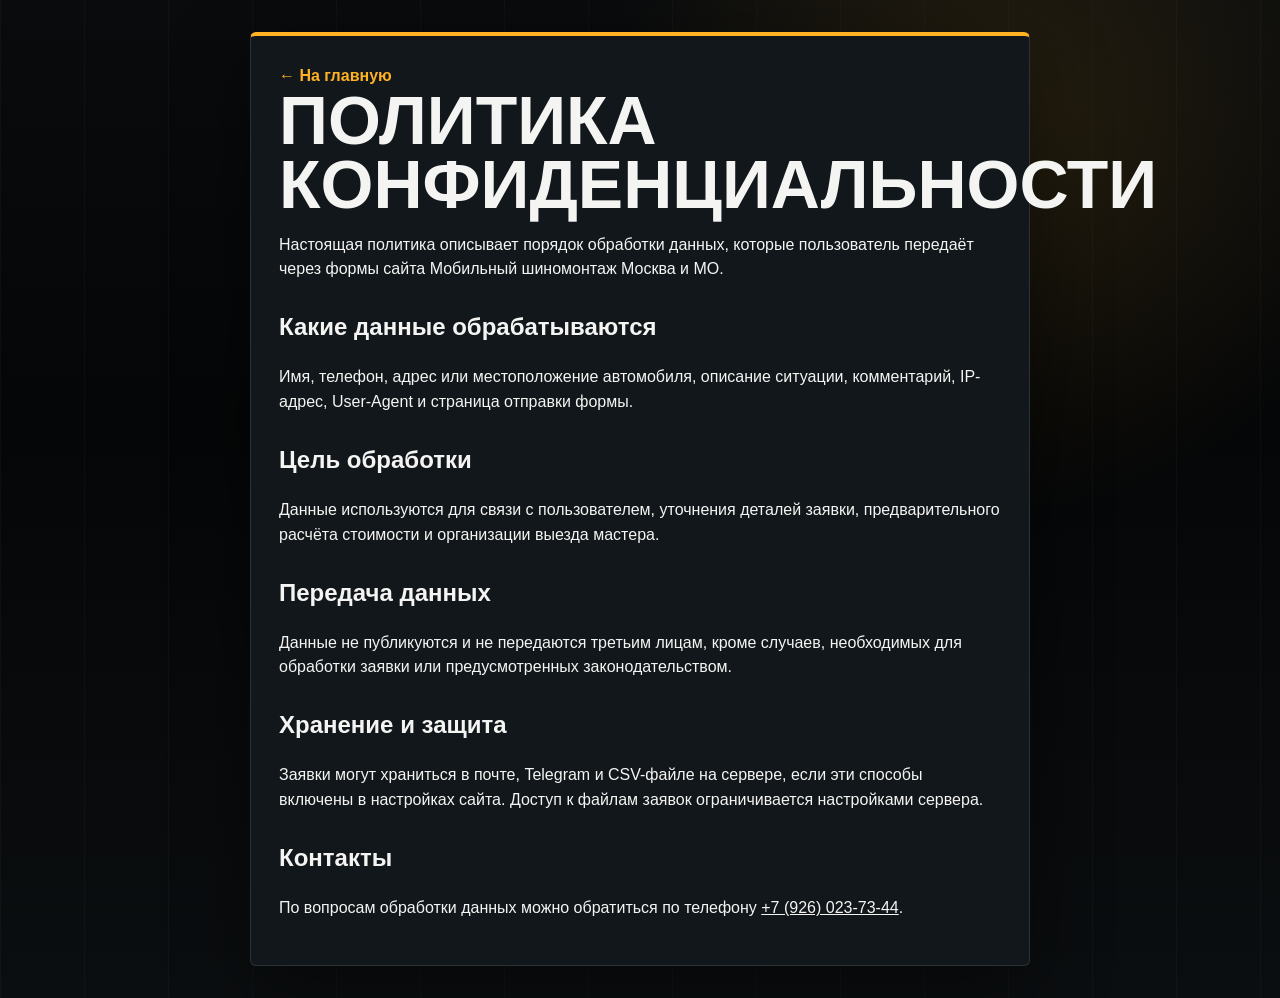
<file: docs/privacy.html>
﻿<!doctype html>
<html lang="ru">
<head>
    <meta charset="utf-8">
    <meta name="viewport" content="width=device-width, initial-scale=1">
    <title>Политика конфиденциальности — Мобильный шиномонтаж Москва и МО</title>
    
    <link rel="stylesheet" href="assets/css/style.css">
</head>
<body>
<main class="system-page policy-page">
    <article class="system-card">
        <a class="back-link" href="index.html">← На главную</a>
        <h1>Политика конфиденциальности</h1>
        <p>Настоящая политика описывает порядок обработки данных, которые пользователь передаёт через формы сайта Мобильный шиномонтаж Москва и МО.</p>
        <h2>Какие данные обрабатываются</h2>
        <p>Имя, телефон, адрес или местоположение автомобиля, описание ситуации, комментарий, IP-адрес, User-Agent и страница отправки формы.</p>
        <h2>Цель обработки</h2>
        <p>Данные используются для связи с пользователем, уточнения деталей заявки, предварительного расчёта стоимости и организации выезда мастера.</p>
        <h2>Передача данных</h2>
        <p>Данные не публикуются и не передаются третьим лицам, кроме случаев, необходимых для обработки заявки или предусмотренных законодательством.</p>
        <h2>Хранение и защита</h2>
        <p>Заявки могут храниться в почте, Telegram и CSV-файле на сервере, если эти способы включены в настройках сайта. Доступ к файлам заявок ограничивается настройками сервера.</p>
        <h2>Контакты</h2>
        <p>По вопросам обработки данных можно обратиться по телефону <a href="tel:+79260237344">+7 (926) 023-73-44</a>.</p>
    </article>
</main>
</body>
</html>
</file>
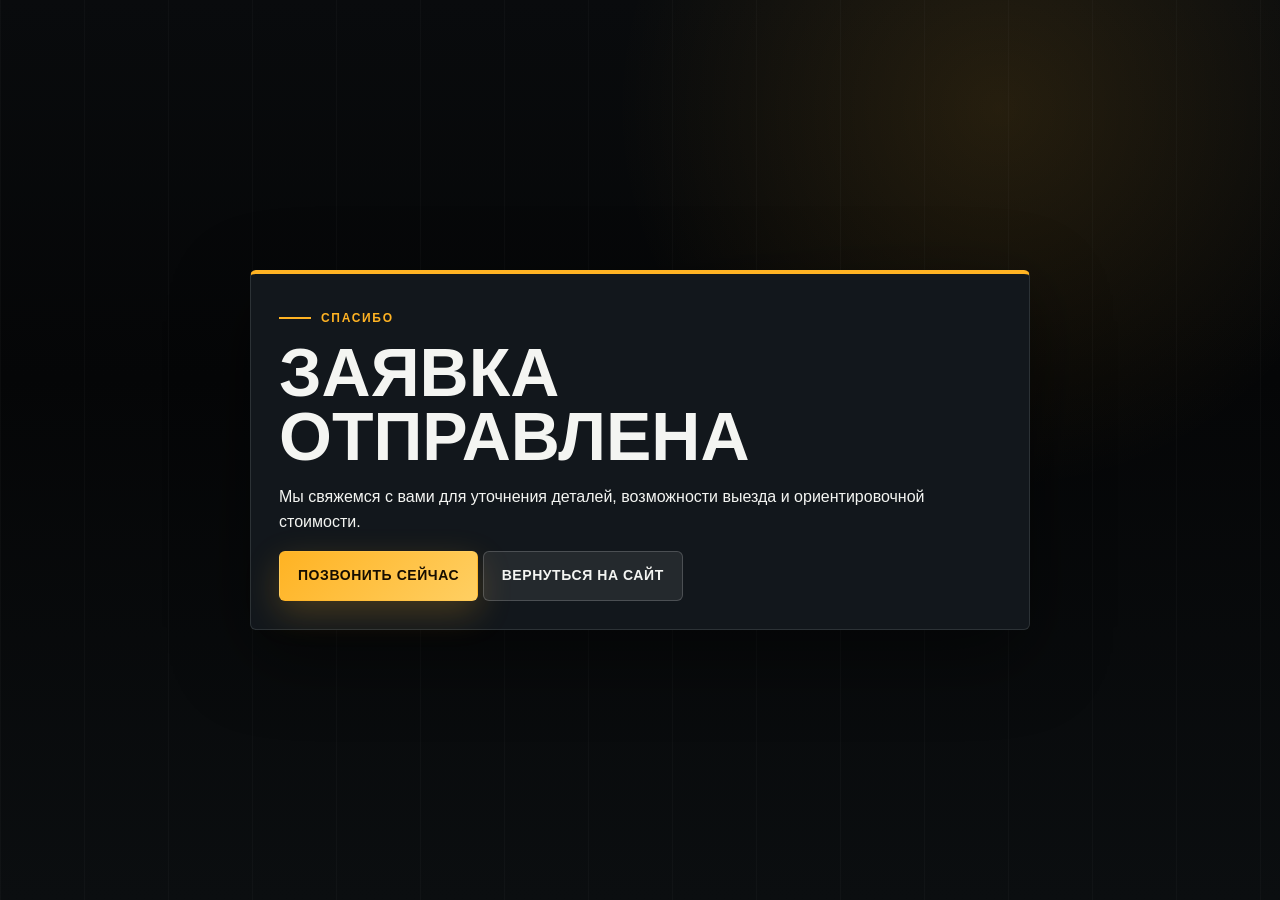
<file: docs/thank-you.html>
﻿<!doctype html>
<html lang="ru">
<head>
    <meta charset="utf-8">
    <meta name="viewport" content="width=device-width, initial-scale=1">
    <title>Заявка отправлена — Мобильный шиномонтаж Москва и МО</title>
    
    <link rel="stylesheet" href="assets/css/style.css">
</head>
<body>
<main class="system-page">
    <section class="system-card">
        <p class="eyebrow">Спасибо</p>
        <h1>Заявка отправлена</h1>
        <p>Мы свяжемся с вами для уточнения деталей, возможности выезда и ориентировочной стоимости.</p>
        <div class="hero-actions">
            <a class="btn btn-primary" href="tel:+79260237344">Позвонить сейчас</a>
            <a class="btn btn-secondary" href="index.html">Вернуться на сайт</a>
        </div>
    </section>
</main>
</body>
</html>
</file>
<file: docs/assets/css/style.css>
@font-face {
    font-family: "SF Pro Display";
    src: local("SF Pro Display"), local("SFProDisplay-Regular");
    font-weight: 400;
    font-style: normal;
    font-display: swap;
}

@font-face {
    font-family: "SF Pro Display";
    src: local("SF Pro Display Medium"), local("SFProDisplay-Medium");
    font-weight: 500;
    font-style: normal;
    font-display: swap;
}

@font-face {
    font-family: "SF Pro Display";
    src: local("SF Pro Display Semibold"), local("SFProDisplay-Semibold");
    font-weight: 700;
    font-style: normal;
    font-display: swap;
}

@font-face {
    font-family: "SF Pro Display";
    src: local("SF Pro Display Bold"), local("SFProDisplay-Bold");
    font-weight: 800 900;
    font-style: normal;
    font-display: swap;
}

:root {
    --bg: #070809;
    --asphalt: #0d1012;
    --steel: #151a1f;
    --steel-2: #20262d;
    --panel: rgba(17, 22, 27, .86);
    --panel-solid: #12171c;
    --line: rgba(235, 241, 245, .12);
    --line-strong: rgba(255, 183, 35, .44);
    --text: #f4f5f2;
    --muted: #aab2b8;
    --faint: #737d86;
    --accent: #ffb323;
    --accent-2: #ff6b1a;
    --danger: #ff675c;
    --ok: #55d18a;
    --shadow: 0 24px 80px rgba(0, 0, 0, .48);
    --radius: 6px;
    --container: 1200px;
    --header-h: 72px;
    --font-display: "SF Pro Display", -apple-system, BlinkMacSystemFont, "Segoe UI", Arial, Helvetica, sans-serif;
}

* { box-sizing: border-box; }
html { scroll-behavior: smooth; }
body {
    margin: 0;
    font-family: var(--font-display);
    color: var(--text);
    background:
        linear-gradient(90deg, rgba(255,255,255,.025) 1px, transparent 1px) 0 0 / 84px 84px,
        radial-gradient(circle at 78% 12%, rgba(255, 179, 35, .12), transparent 30%),
        linear-gradient(180deg, #090b0d 0%, #050607 42%, #0b0e10 100%);
    line-height: 1.55;
    padding-bottom: 76px;
}

a { color: inherit; }
img { display: block; max-width: 100%; }
button, a, summary { cursor: pointer; }
.container { width: min(100% - 32px, var(--container)); margin: 0 auto; }
.narrow { width: min(100% - 32px, 880px); }
.section { position: relative; padding: 74px 0; }
.section::before {
    content: "";
    position: absolute;
    inset: 0 auto 0 0;
    width: 5px;
    background: linear-gradient(var(--accent), transparent 70%);
    opacity: .22;
}
.section-soft {
    background:
        linear-gradient(135deg, rgba(255,255,255,.045), rgba(255,255,255,.012)),
        repeating-linear-gradient(-45deg, rgba(255,255,255,.025) 0 1px, transparent 1px 18px);
    border-block: 1px solid var(--line);
}

.section-head { max-width: 820px; margin-bottom: 28px; }
.section-head h2,
.form-section h2,
.system-card h1 {
    margin: 0 0 14px;
    font-family: var(--font-display);
    font-weight: 900;
    font-size: clamp(34px, 7vw, 68px);
    line-height: .94;
    letter-spacing: 0;
    text-transform: uppercase;
}
.section-head p, .hero-text, .form-section p { color: var(--muted); font-size: 18px; max-width: 720px; }
.eyebrow {
    display: inline-flex;
    align-items: center;
    gap: 10px;
    margin: 0 0 14px;
    color: var(--accent);
    font-size: 12px;
    font-weight: 900;
    letter-spacing: .14em;
    text-transform: uppercase;
}
.eyebrow::before { content: ""; width: 32px; height: 2px; background: var(--accent); }

.site-header {
    position: sticky;
    top: 0;
    z-index: 50;
    background: rgba(7, 8, 9, .82);
    border-bottom: 1px solid var(--line);
    backdrop-filter: blur(18px);
}
.header-inner { min-height: var(--header-h); display: flex; align-items: center; gap: 18px; }
.brand { display: flex; align-items: center; gap: 12px; text-decoration: none; min-width: 0; }
.brand-mark {
    width: 54px;
    height: 44px;
    display: grid;
    place-items: center;
    background:
        linear-gradient(135deg, var(--accent), var(--accent-2)),
        repeating-linear-gradient(45deg, rgba(0,0,0,.18) 0 6px, transparent 6px 12px);
    color: #120b00;
    border-radius: 3px;
    font-family: var(--font-display);
    font-weight: 900;
    font-size: 18px;
    box-shadow: 0 0 0 1px rgba(255,255,255,.2) inset;
}
.brand strong { display: block; font-size: 16px; line-height: 1.05; text-transform: uppercase; }
.brand small { display: block; color: var(--muted); font-size: 12px; margin-top: 2px; }
.main-nav { display: none; }
.main-nav a {
    text-decoration: none;
    color: var(--muted);
    font-size: 13px;
    font-weight: 800;
    letter-spacing: .04em;
    text-transform: uppercase;
}
.main-nav a:hover { color: var(--accent); }
.header-actions { display: none; margin-left: auto; align-items: center; gap: 12px; }
.phone-link { color: var(--text); font-weight: 900; text-decoration: none; white-space: nowrap; }
.menu-toggle {
    margin-left: auto;
    width: 46px;
    height: 46px;
    display: grid;
    place-content: center;
    gap: 5px;
    border: 1px solid var(--line);
    border-radius: var(--radius);
    background: var(--steel);
}
.menu-toggle span { display: block; width: 22px; height: 2px; background: var(--accent); }
.site-header.nav-open .main-nav {
    display: grid;
    position: absolute;
    top: calc(var(--header-h) + 8px);
    left: 16px;
    right: 16px;
    gap: 8px;
    padding: 16px;
    background: #0b0e11;
    border: 1px solid var(--line);
    border-radius: var(--radius);
    box-shadow: var(--shadow);
}

.btn {
    min-height: 50px;
    display: inline-flex;
    align-items: center;
    justify-content: center;
    padding: 13px 18px;
    border: 1px solid transparent;
    border-radius: var(--radius);
    text-decoration: none;
    font-weight: 900;
    font-size: 14px;
    letter-spacing: .04em;
    text-transform: uppercase;
    transition: transform .18s ease, border-color .18s ease, background .18s ease, color .18s ease;
}
.btn:hover { transform: translateY(-2px); }
.btn-primary {
    color: #160d00;
    background: linear-gradient(135deg, var(--accent), #ffcf62);
    box-shadow: 0 12px 34px rgba(255,179,35,.22);
}
.btn-secondary { color: var(--text); background: rgba(255,255,255,.08); border-color: rgba(255,255,255,.18); }
.btn-ghost { color: var(--accent); background: rgba(255,179,35,.06); border-color: rgba(255,179,35,.32); }
.btn-small { min-height: 42px; padding: 10px 14px; font-size: 12px; }
.btn-full { width: 100%; }

.industrial-hero {
    position: relative;
    min-height: calc(100vh - var(--header-h));
    display: grid;
    align-items: center;
    padding: 42px 0 64px;
    overflow: hidden;
    background: #060708;
}
.hero-media { position: absolute; inset: 0; z-index: 0; }
.hero-media img { width: 100%; height: 100%; object-fit: cover; opacity: .76; filter: saturate(.9) contrast(1.08); }
.hero-media::after {
    content: "";
    position: absolute;
    inset: 0;
    background:
        linear-gradient(90deg, rgba(5,6,7,.98) 0%, rgba(5,6,7,.82) 42%, rgba(5,6,7,.28) 78%),
        linear-gradient(180deg, rgba(5,6,7,.1), #070809 100%);
}
.hero-grid { position: relative; z-index: 1; display: grid; gap: 28px; }
.hero-copy h1 {
    max-width: 760px;
    margin: 0 0 18px;
    font-family: var(--font-display);
    font-weight: 900;
    font-size: clamp(36px, 5.4vw, 70px);
    line-height: .96;
    letter-spacing: 0;
    text-transform: uppercase;
    text-wrap: balance;
}
.hero-text { max-width: 670px; color: #d3d7d9; }
.dispatch-panel {
    display: grid;
    grid-template-columns: repeat(2, minmax(0, 1fr));
    gap: 8px;
    width: min(100%, 680px);
    margin: 26px 0;
}
.dispatch-panel span {
    min-height: 72px;
    padding: 12px;
    display: grid;
    align-content: center;
    border: 1px solid var(--line);
    background:
        linear-gradient(135deg, rgba(255,255,255,.09), rgba(255,255,255,.03)),
        repeating-linear-gradient(45deg, rgba(255,255,255,.025) 0 1px, transparent 1px 10px);
    border-radius: var(--radius);
    color: var(--muted);
    font-size: 13px;
    text-transform: uppercase;
}
.dispatch-panel b { color: var(--accent); font-size: 22px; line-height: 1; }
.route-line {
    width: min(100%, 680px);
    display: grid;
    grid-template-columns: auto 1fr auto 1fr auto 1fr auto;
    align-items: center;
    gap: 10px;
    margin-top: 28px;
    color: var(--faint);
    font-size: 12px;
    font-weight: 900;
    text-transform: uppercase;
}
.route-line i { height: 2px; background: repeating-linear-gradient(90deg, var(--accent) 0 18px, transparent 18px 28px); opacity: .7; }

.lead-card {
    position: relative;
    padding: 20px;
    border: 1px solid rgba(255,255,255,.16);
    border-top: 4px solid var(--accent);
    border-radius: var(--radius);
    background:
        linear-gradient(180deg, rgba(19,25,30,.94), rgba(9,12,14,.9)),
        repeating-linear-gradient(45deg, rgba(255,255,255,.025) 0 1px, transparent 1px 12px);
    box-shadow: var(--shadow);
}
.lead-card::before {
    content: "DISPATCH";
    position: absolute;
    top: 12px;
    right: 14px;
    color: rgba(255,179,35,.28);
    font-size: 11px;
    font-weight: 900;
    letter-spacing: .18em;
}
.lead-card h2 { margin: 0 0 8px; font-size: 28px; line-height: 1.05; font-family: var(--font-display); font-weight: 900; text-transform: uppercase; }
.lead-card p { margin: 0 0 16px; color: var(--muted); }
label { display: grid; gap: 7px; margin-bottom: 12px; color: #e2e6e8; font-size: 13px; font-weight: 900; text-transform: uppercase; letter-spacing: .04em; }
input, select, textarea {
    width: 100%;
    min-height: 50px;
    padding: 12px 13px;
    border: 1px solid rgba(255,255,255,.16);
    border-radius: 4px;
    background: rgba(3,5,6,.8);
    color: var(--text);
    font: 16px var(--font-display);
}
textarea { resize: vertical; }
input::placeholder { color: #6f7880; }
.check { grid-template-columns: 20px 1fr; align-items: start; color: var(--muted); font-weight: 600; text-transform: none; letter-spacing: 0; }
.check input { width: 18px; height: 18px; min-height: auto; margin-top: 2px; accent-color: var(--accent); }
.check a { color: var(--accent); }
.hp-field, .visually-hidden { position: absolute !important; width: 1px !important; height: 1px !important; padding: 0 !important; margin: -1px !important; overflow: hidden !important; clip: rect(0,0,0,0) !important; white-space: nowrap !important; border: 0 !important; }
.field-error { border-color: var(--danger) !important; box-shadow: 0 0 0 3px rgba(255, 103, 92, .16); }
.form-error { color: var(--danger) !important; font-size: 13px; margin: 8px 0 0 !important; }
.form-note { font-size: 13px; }

.trust-grid, .card-grid, .service-grid, .price-grid, .review-grid { display: grid; gap: 14px; }
.service-console { padding-top: 34px; }
.metric-card, .info-card, .service-card, .price-card, .review-card, .step, .notice, .map-card {
    position: relative;
    overflow: hidden;
    padding: 20px;
    border: 1px solid var(--line);
    border-radius: var(--radius);
    background:
        linear-gradient(145deg, rgba(255,255,255,.075), rgba(255,255,255,.025)),
        var(--panel-solid);
    transition: transform .18s ease, border-color .18s ease, background .18s ease;
}
.metric-card::after, .service-card::after, .price-card::after, .step::after {
    content: "";
    position: absolute;
    inset: auto 0 0;
    height: 3px;
    background: linear-gradient(90deg, var(--accent), transparent);
    opacity: .7;
}
.metric-card:hover, .info-card:hover, .service-card:hover, .price-card:hover, .review-card:hover {
    transform: translateY(-3px);
    border-color: var(--line-strong);
}
.metric-card strong {
    display: block;
    margin-bottom: 10px;
    color: var(--accent);
    font-family: var(--font-display);
    font-weight: 900;
    font-size: 34px;
    line-height: .9;
    text-transform: uppercase;
}
h3 { margin: 0 0 10px; font-size: 22px; line-height: 1.12; text-transform: uppercase; }
.metric-card p, .info-card p, .service-card p, .price-card p, .review-card span, .step p, .notice p, .map-card p { margin: 0; color: var(--muted); }

.split-media, .equipment-band {
    display: grid;
    gap: 18px;
    margin: 0 0 22px;
    border: 1px solid var(--line);
    border-radius: var(--radius);
    overflow: hidden;
    background: #0b0e11;
}
.split-media img, .equipment-band img { width: 100%; height: 260px; object-fit: cover; }
.split-media > div, .equipment-band > div { padding: 22px; align-self: center; }
.plate {
    display: inline-flex;
    margin-bottom: 12px;
    padding: 7px 10px;
    color: #160d00;
    background: var(--accent);
    border-radius: 3px;
    font-size: 11px;
    font-weight: 900;
    letter-spacing: .1em;
    text-transform: uppercase;
}

.service-card span, .step span {
    display: inline-grid;
    place-items: center;
    width: 42px;
    height: 34px;
    margin-bottom: 18px;
    color: #160d00;
    background: var(--accent);
    border-radius: 3px;
    font-family: var(--font-display);
    font-weight: 900;
}
.price-command {
    overflow: hidden;
    background:
        radial-gradient(circle at 18% 8%, rgba(255, 179, 35, .36), transparent 30%),
        radial-gradient(circle at 88% 72%, rgba(255, 107, 26, .24), transparent 34%),
        linear-gradient(135deg, #11161b 0%, #0b0e10 44%, #191008 100%);
}
.price-command::after {
    content: "";
    position: absolute;
    inset: 0;
    pointer-events: none;
    opacity: .18;
    background:
        repeating-linear-gradient(90deg, transparent 0 34px, rgba(255,179,35,.34) 34px 36px),
        repeating-linear-gradient(0deg, transparent 0 34px, rgba(255,255,255,.12) 34px 35px);
    mask-image: linear-gradient(90deg, transparent, #000 18%, #000 82%, transparent);
}
.price-command .container { position: relative; z-index: 1; }
.price-command .section-head {
    max-width: none;
    display: grid;
    gap: 18px;
    align-items: end;
    margin-bottom: 22px;
}
.price-command .section-head h2 {
    max-width: 860px;
    color: #fff8e8;
    font-size: clamp(34px, 4.4vw, 56px);
    line-height: 1;
    text-shadow: 0 18px 50px rgba(0,0,0,.34);
}
.price-command .section-head p { max-width: 620px; color: #f2d7a4; }
.price-radar {
    display: grid;
    gap: 10px;
    margin: 0 0 16px;
}
.price-radar div {
    min-height: 116px;
    padding: 16px;
    border-radius: var(--radius);
    border: 1px solid rgba(255,179,35,.34);
    background:
        linear-gradient(135deg, rgba(255,179,35,.22), rgba(255,255,255,.06)),
        rgba(12, 12, 10, .72);
    box-shadow: 0 18px 45px rgba(0,0,0,.24);
}
.price-radar span {
    color: var(--accent);
    font-weight: 900;
    font-size: 12px;
    letter-spacing: .14em;
}
.price-radar strong {
    display: block;
    margin: 10px 0 5px;
    font-size: 19px;
    text-transform: uppercase;
}
.price-radar p { margin: 0; color: #dbc8a7; }
.price-grid {
    align-items: stretch;
    gap: 12px;
}
.price-card {
    min-height: 220px;
    border-color: rgba(255,179,35,.28);
    background:
        linear-gradient(145deg, rgba(255,255,255,.12), rgba(255,179,35,.06)),
        rgba(10, 12, 13, .82);
    box-shadow: 0 22px 60px rgba(0,0,0,.28);
}
.price-card:nth-child(1) {
    background:
        linear-gradient(135deg, rgba(255,179,35,.96), rgba(255,107,26,.86)),
        repeating-linear-gradient(45deg, rgba(0,0,0,.1) 0 8px, transparent 8px 16px);
    color: #150c00;
    border-color: rgba(255,255,255,.42);
}
.price-card:nth-child(1) h3,
.price-card:nth-child(1) p,
.price-card:nth-child(1) strong { color: #150c00; }
.price-card:nth-child(3) {
    background:
        linear-gradient(145deg, rgba(255,255,255,.18), rgba(255,179,35,.16)),
        #1b2022;
}
.price-card:nth-child(4) {
    border-style: dashed;
}
.price-card strong {
    display: block;
    margin: 16px 0 12px;
    color: var(--accent);
    font-family: var(--font-display);
    font-weight: 900;
    font-size: clamp(28px, 5vw, 46px);
    line-height: .94;
    text-transform: uppercase;
}
.price-explain {
    display: grid;
    gap: 24px;
    margin-top: 42px;
    padding: 28px;
    border: 1px solid rgba(255,255,255,.22);
    border-radius: 18px 6px 18px 6px;
    background:
        linear-gradient(135deg, rgba(255,255,255,.16), rgba(255,179,35,.13)),
        repeating-linear-gradient(90deg, rgba(255,255,255,.035) 0 1px, transparent 1px 24px),
        rgba(9, 11, 12, .78);
    box-shadow: inset 0 1px rgba(255,255,255,.12), 0 24px 70px rgba(0,0,0,.32);
}
.price-explain h3 { color: #fff8e8; }
.price-explain ul { display: grid; gap: 8px; margin: 0; padding: 0; color: #f8e8bf; list-style: none; }
.price-explain li {
    position: relative;
    padding: 10px 12px 10px 36px;
    border: 1px solid rgba(255,179,35,.22);
    border-radius: 999px;
    background: rgba(255,179,35,.08);
}
.price-explain li::before {
    content: "";
    position: absolute;
    left: 14px;
    top: 50%;
    width: 8px;
    height: 8px;
    border-radius: 50%;
    background: var(--accent);
    transform: translateY(-50%);
}
.price-explain p { color: #dbc8a7; }

.situations-block .card-grid {
    align-items: stretch;
}
.situations-block .info-card:nth-child(2),
.situations-block .info-card:nth-child(5) {
    background: linear-gradient(145deg, rgba(255,179,35,.14), rgba(255,255,255,.045)), #11161a;
}
.services-workshop .service-grid {
    align-items: stretch;
}
.services-workshop .service-card:nth-child(3n + 1) {
    min-height: 250px;
}
.services-workshop .service-card:nth-child(4n) {
    background: linear-gradient(145deg, rgba(255,107,26,.12), rgba(255,255,255,.045)), #11161a;
}
.benefits-radar {
    background:
        radial-gradient(circle at 50% 10%, rgba(255,179,35,.08), transparent 30%),
        linear-gradient(180deg, #08090a, #101418);
}
.benefits-radar .card-grid {
    gap: 1px;
    padding: 1px;
    background: rgba(255,255,255,.08);
}
.benefits-radar .info-card {
    border: 0;
    border-radius: 0;
}
.review-wall .review-grid {
    align-items: start;
}
.review-wall .review-card:nth-child(odd) {
    transform: translateY(18px);
}
.faq-dock .faq-list {
    border-left: 4px solid var(--accent);
    padding-left: 14px;
}
.request-deck .lead-card {
    transform: rotate(-.4deg);
}
.contact-terminal .map-card {
    border-radius: 28px 6px 28px 6px;
}

.process-road .steps { position: relative; }
.process-road .steps::before {
    content: "";
    position: absolute;
    left: 20px;
    top: 0;
    bottom: 0;
    width: 2px;
    background: repeating-linear-gradient(180deg, var(--accent) 0 16px, transparent 16px 26px);
    opacity: .45;
}
.steps { display: grid; gap: 14px; }
.step { padding-left: 64px; }
.step span { position: absolute; left: 18px; top: 20px; z-index: 1; }

.review-card p { margin: 0 0 18px; color: #dce1e4; }
.review-card strong { display: block; }
.review-card span { display: block; margin-top: 4px; font-size: 13px; }
.notice {
    margin-top: 20px;
    border-color: rgba(255,179,35,.34);
    background: linear-gradient(135deg, rgba(255,179,35,.11), rgba(255,255,255,.04));
}

.faq-list { display: grid; gap: 10px; }
.faq-item {
    overflow: hidden;
    border: 1px solid var(--line);
    border-radius: var(--radius);
    background: rgba(255,255,255,.055);
}
.faq-item summary { padding: 18px 20px; list-style: none; font-weight: 900; text-transform: uppercase; }
.faq-item summary::-webkit-details-marker { display: none; }
.faq-item summary::after { content: "+"; float: right; color: var(--accent); }
.faq-item[open] summary::after { content: "-"; }
.faq-item p { margin: 0; padding: 0 20px 18px; color: var(--muted); }

.form-section, .contact-grid { display: grid; gap: 24px; }
.contact-actions {
    display: grid;
    grid-template-columns: 1fr;
    gap: 12px;
    width: min(100%, 520px);
    margin-top: 22px;
}
.contact-actions .btn {
    width: 100%;
    min-height: 54px;
    padding-inline: 18px;
    white-space: normal;
    text-align: center;
}
.map-card {
    min-height: 300px;
    display: flex;
    flex-direction: column;
    justify-content: flex-end;
    background:
        linear-gradient(145deg, rgba(255,179,35,.18), rgba(255,255,255,.04)),
        repeating-linear-gradient(45deg, rgba(255,255,255,.05) 0 1px, transparent 1px 20px),
        #0d1012;
}
.map-card span { color: var(--accent); font-weight: 900; text-transform: uppercase; }
.map-card a { color: var(--accent); font-weight: 900; }
.yandex-map-card {
    min-height: 420px;
    padding: 0;
    isolation: isolate;
    background: #101418;
}
.yandex-map-card iframe {
    position: absolute;
    inset: 0;
    width: 100%;
    height: 100%;
    border: 0;
    filter: grayscale(.18) contrast(1.05) saturate(.9);
}
.map-overlay {
    position: relative;
    z-index: 1;
    width: min(100% - 24px, 430px);
    margin: auto 12px 12px;
    padding: 16px;
    border: 1px solid rgba(255,179,35,.38);
    border-radius: var(--radius);
    background: rgba(7, 8, 9, .88);
    box-shadow: 0 18px 55px rgba(0,0,0,.36);
    backdrop-filter: blur(12px);
}
.map-overlay p { margin-bottom: 8px; }
.center-cta { margin-top: 24px; }

.site-footer { padding: 32px 0; border-top: 1px solid var(--line); background: #050607; color: var(--muted); }
.footer-grid { display: grid; gap: 18px; }
.footer-grid a, .footer-grid span { display: block; margin-bottom: 8px; color: var(--text); }

.mobile-cta {
    position: fixed;
    left: 0;
    right: 0;
    bottom: 0;
    z-index: 60;
    display: grid;
    grid-template-columns: 1fr 1fr;
    gap: 10px;
    padding: 10px 14px calc(10px + env(safe-area-inset-bottom));
    border-top: 1px solid var(--line);
    background: rgba(7,8,9,.95);
    backdrop-filter: blur(16px);
}
.mobile-cta a, .mobile-cta button {
    min-height: 52px;
    display: grid;
    place-items: center;
    border: 0;
    border-radius: var(--radius);
    text-decoration: none;
    font-weight: 900;
    text-transform: uppercase;
}
.mobile-cta a { color: #160d00; background: var(--accent); }
.mobile-cta button { color: var(--text); background: var(--steel-2); }

.modal { position: fixed; inset: 0; z-index: 100; display: none; }
.modal.is-open { display: block; }
.modal-backdrop { position: absolute; inset: 0; background: rgba(0,0,0,.78); }
.modal-dialog { position: relative; width: min(100% - 24px, 520px); max-height: 88vh; margin: 7vh auto; overflow: auto; }
.modal-close {
    position: absolute;
    top: 10px;
    right: 10px;
    z-index: 2;
    width: 38px;
    height: 38px;
    border: 1px solid var(--line);
    border-radius: var(--radius);
    background: var(--steel-2);
    color: var(--text);
    font-size: 26px;
}
body.modal-lock { overflow: hidden; }

.system-page { min-height: 100vh; display: grid; place-items: center; padding: 32px 16px; }
.system-card {
    width: min(100%, 780px);
    padding: 28px;
    border: 1px solid var(--line);
    border-top: 4px solid var(--accent);
    border-radius: var(--radius);
    background: var(--panel-solid);
    box-shadow: var(--shadow);
}
.system-card h2 { margin-top: 26px; }
.back-link { color: var(--accent); font-weight: 900; text-decoration: none; }

:focus-visible { outline: 3px solid rgba(255,179,35,.78); outline-offset: 3px; }
.reveal { opacity: 0; transform: translateY(18px); transition: opacity .55s ease, transform .55s ease; }
.reveal.is-visible { opacity: 1; transform: none; }

@media (prefers-reduced-motion: reduce) {
    *, *::before, *::after { animation-duration: .01ms !important; animation-iteration-count: 1 !important; scroll-behavior: auto !important; transition-duration: .01ms !important; }
}

@media (min-width: 480px) {
    .dispatch-panel, .trust-grid, .price-radar { grid-template-columns: repeat(2, 1fr); }
    .price-grid { grid-template-columns: repeat(2, 1fr); }
    .hero-actions .btn { min-width: 182px; }
    .contact-actions { grid-template-columns: repeat(2, minmax(0, 1fr)); }
    .contact-actions .btn:nth-child(3) { grid-column: 1 / -1; }
}

@media (min-width: 768px) {
    body { padding-bottom: 0; }
    .section { padding: 92px 0; }
    .industrial-hero { padding: 82px 0; }
    .hero-grid { grid-template-columns: minmax(0, 1.15fr) minmax(340px, .85fr); align-items: center; }
    .card-grid, .service-grid, .review-grid { grid-template-columns: repeat(2, 1fr); }
    .split-media, .equipment-band { grid-template-columns: 1fr 1fr; align-items: stretch; }
    .split-media img, .equipment-band img { height: 100%; min-height: 330px; }
    .price-explain, .form-section, .contact-grid, .footer-grid { grid-template-columns: 1fr 1fr; align-items: start; }
    .price-command .section-head { grid-template-columns: minmax(0, 1.1fr) minmax(300px, .9fr); }
    .price-radar { grid-template-columns: repeat(3, 1fr); }
    .mobile-cta { display: none; }
}

@media (min-width: 1024px) {
    .menu-toggle { display: none; }
    .main-nav { display: flex; align-items: center; gap: 18px; margin-left: auto; }
    .header-actions { display: flex; }
    .trust-grid { grid-template-columns: repeat(4, 1fr); }
    .card-grid, .service-grid { grid-template-columns: repeat(3, 1fr); }
    .price-grid { grid-template-columns: 1.2fr .95fr .95fr; }
    .price-card:nth-child(1) { grid-row: span 2; min-height: 460px; display: flex; flex-direction: column; justify-content: flex-end; }
    .price-card:nth-child(2) { transform: translateY(22px); }
    .price-card:nth-child(4) { grid-column: 2 / 4; min-height: 190px; }
    .review-grid { grid-template-columns: repeat(4, 1fr); }
    .steps { grid-template-columns: repeat(5, 1fr); }
    .process-road .steps::before { left: 0; right: 0; top: 38px; bottom: auto; width: auto; height: 2px; background: repeating-linear-gradient(90deg, var(--accent) 0 18px, transparent 18px 30px); }
    .step { padding-left: 20px; padding-top: 70px; min-height: 260px; }
    .step span { left: 20px; top: 20px; }
    .lead-card { padding: 26px; }
}

@media (min-width: 1280px) {
    .hero-copy h1 { font-size: 64px; }
    .section-head h2 { font-size: 72px; }
}
</file>
